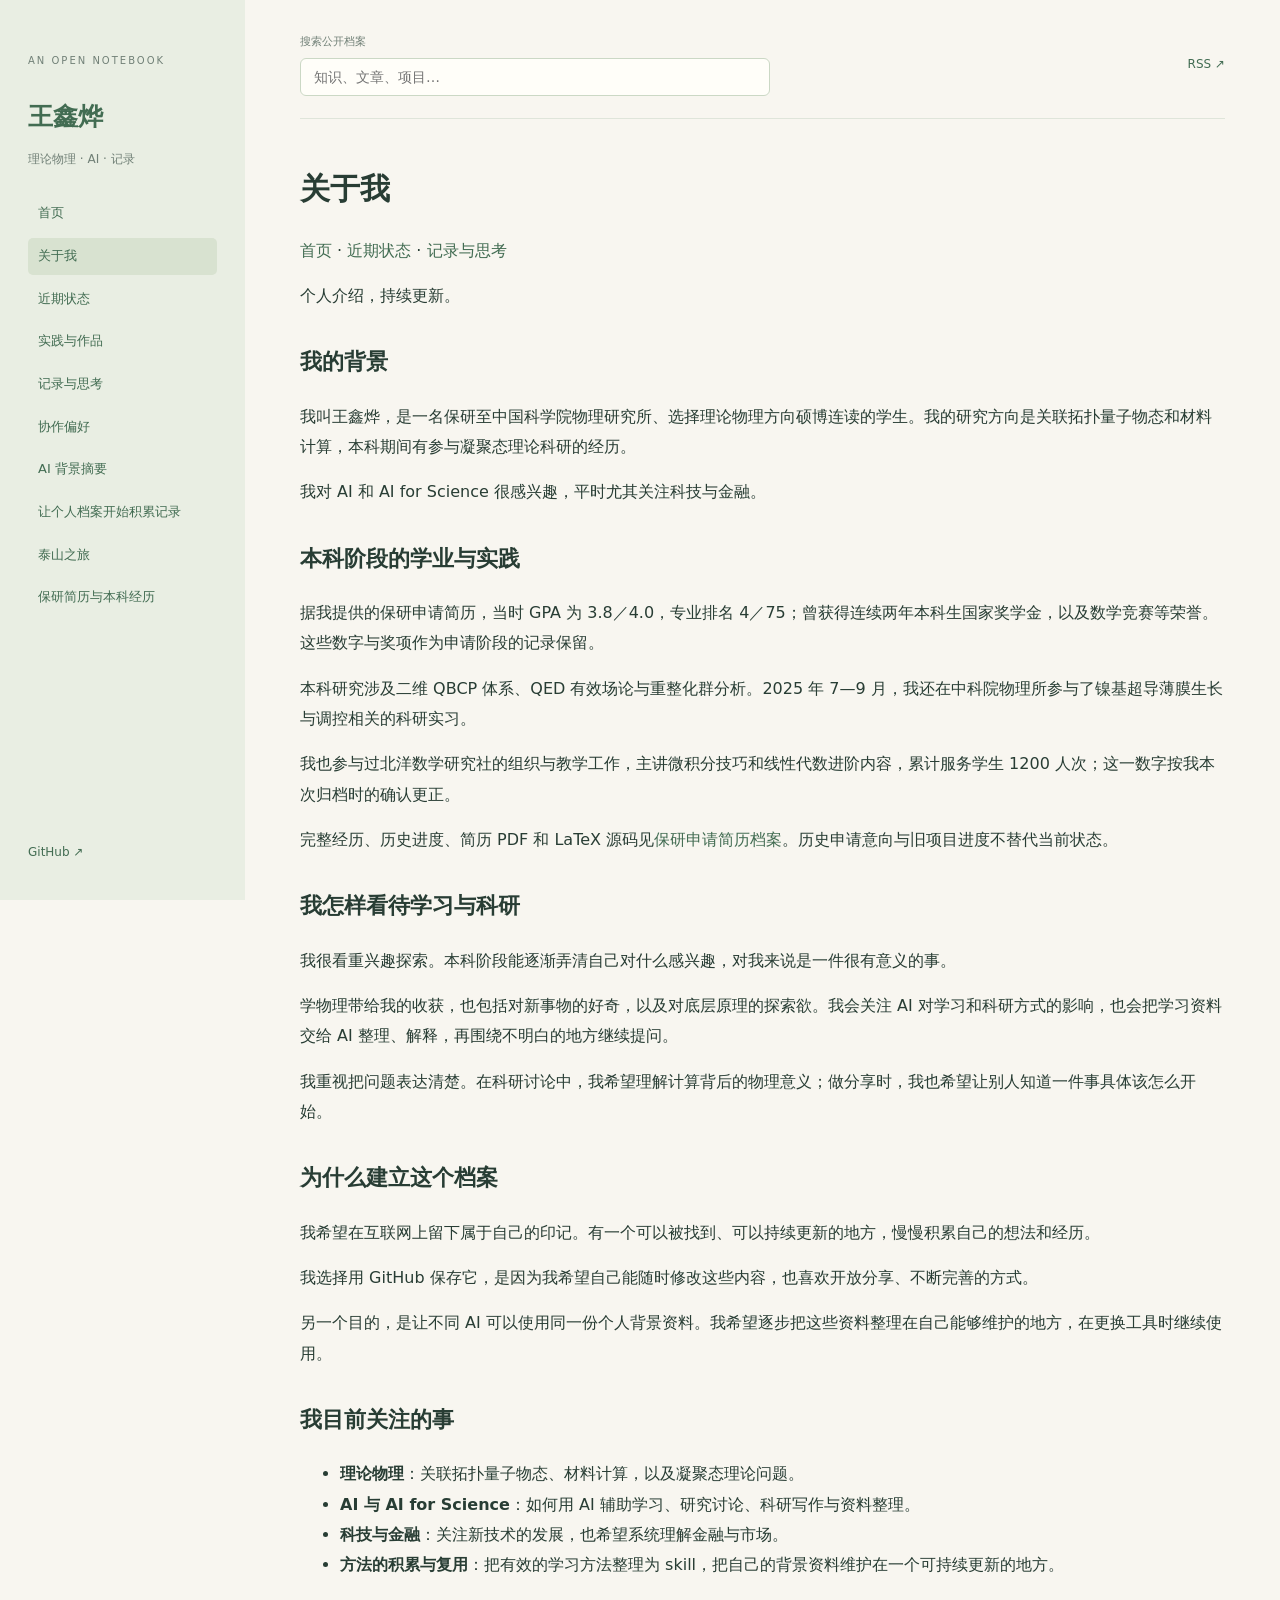
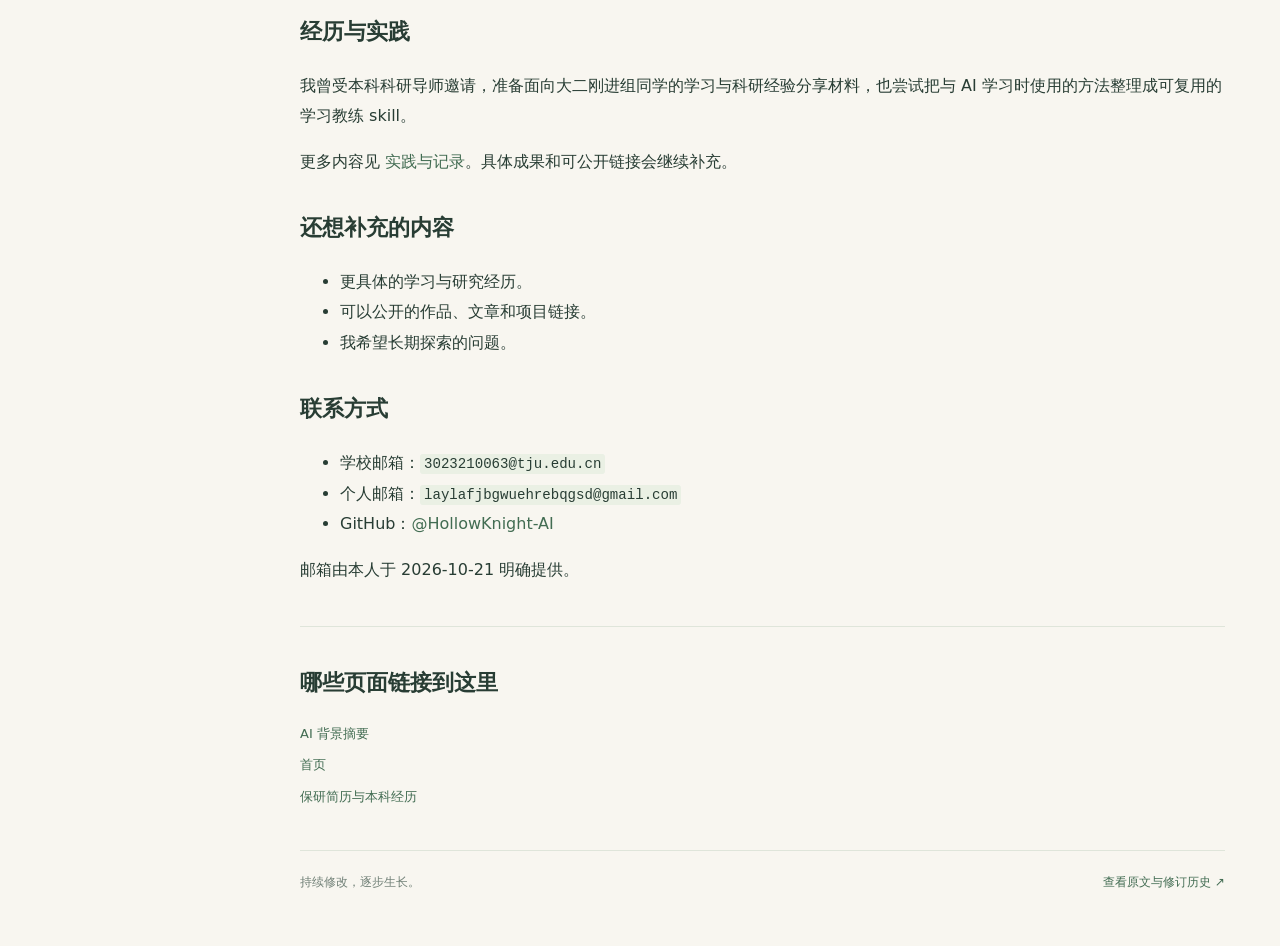
<file: docs/ABOUT.html>
<!doctype html><html lang="zh-CN"><head><meta charset="utf-8"><meta name="viewport" content="width=device-width,initial-scale=1"><meta name="description" content="王鑫烨的公开个人档案、学习与思考"><title>关于我 · 王鑫烨</title><link rel="stylesheet" href="style.css?v=e12b3b646710"><link rel="alternate" type="application/rss+xml" title="公开记录" href="feed.xml"><script defer src="site.js?v=7ebead932a3c" data-prefix=""></script></head><body><aside><p class="eyebrow">AN OPEN NOTEBOOK</p><a class="brand" href="index.html">王鑫烨<span>理论物理 · AI · 记录</span></a><nav><a href="index.html">首页</a><a class="active" href="ABOUT.html">关于我</a><a href="NOW.html">近期状态</a><a href="PROJECTS.html">实践与作品</a><a href="JOURNAL.html">记录与思考</a><a href="WORK_WITH_ME.html">协作偏好</a><a href="AI_CONTEXT.html">AI 背景摘要</a><a href="notes/2026-10-21-public-profile.html">让个人档案开始积累记录</a><a href="notes/2026-10-15-taishan.html">泰山之旅</a><a href="notes/2026-10-21-baoyan-cv.html">保研简历与本科经历</a></nav><a class="repo" href="https://github.com/HollowKnight-AI/HollowKnight-AI">GitHub ↗</a></aside><main><header><label>搜索公开档案<input id="search" type="search" placeholder="知识、文章、项目…"></label><a href="feed.xml">RSS ↗</a></header><div id="results" aria-live="polite"></div><article><h1 id="_1">关于我</h1>
<p><a href="index.html">首页</a> · <a href="NOW.html">近期状态</a> · <a href="JOURNAL.html">记录与思考</a></p>
<p>个人介绍，持续更新。</p>
<h2 id="_2">我的背景</h2>
<p>我叫王鑫烨，是一名保研至中国科学院物理研究所、选择理论物理方向硕博连读的学生。我的研究方向是关联拓扑量子物态和材料计算，本科期间有参与凝聚态理论科研的经历。</p>
<p>我对 AI 和 AI for Science 很感兴趣，平时尤其关注科技与金融。</p>
<h2 id="_3">本科阶段的学业与实践</h2>
<p>据我提供的保研申请简历，当时 GPA 为 3.8／4.0，专业排名 4／75；曾获得连续两年本科生国家奖学金，以及数学竞赛等荣誉。这些数字与奖项作为申请阶段的记录保留。</p>
<p>本科研究涉及二维 QBCP 体系、QED 有效场论与重整化群分析。2025 年 7—9 月，我还在中科院物理所参与了镍基超导薄膜生长与调控相关的科研实习。</p>
<p>我也参与过北洋数学研究社的组织与教学工作，主讲微积分技巧和线性代数进阶内容，累计服务学生 1200 人次；这一数字按我本次归档时的确认更正。</p>
<p>完整经历、历史进度、简历 PDF 和 LaTeX 源码见<a href="notes/2026-10-21-baoyan-cv.html">保研申请简历档案</a>。历史申请意向与旧项目进度不替代当前状态。</p>
<h2 id="_4">我怎样看待学习与科研</h2>
<p>我很看重兴趣探索。本科阶段能逐渐弄清自己对什么感兴趣，对我来说是一件很有意义的事。</p>
<p>学物理带给我的收获，也包括对新事物的好奇，以及对底层原理的探索欲。我会关注 AI 对学习和科研方式的影响，也会把学习资料交给 AI 整理、解释，再围绕不明白的地方继续提问。</p>
<p>我重视把问题表达清楚。在科研讨论中，我希望理解计算背后的物理意义；做分享时，我也希望让别人知道一件事具体该怎么开始。</p>
<h2 id="_5">为什么建立这个档案</h2>
<p>我希望在互联网上留下属于自己的印记。有一个可以被找到、可以持续更新的地方，慢慢积累自己的想法和经历。</p>
<p>我选择用 GitHub 保存它，是因为我希望自己能随时修改这些内容，也喜欢开放分享、不断完善的方式。</p>
<p>另一个目的，是让不同 AI 可以使用同一份个人背景资料。我希望逐步把这些资料整理在自己能够维护的地方，在更换工具时继续使用。</p>
<h2 id="_6">我目前关注的事</h2>
<ul>
<li><strong>理论物理</strong>：关联拓扑量子物态、材料计算，以及凝聚态理论问题。</li>
<li><strong>AI 与 AI for Science</strong>：如何用 AI 辅助学习、研究讨论、科研写作与资料整理。</li>
<li><strong>科技与金融</strong>：关注新技术的发展，也希望系统理解金融与市场。</li>
<li><strong>方法的积累与复用</strong>：把有效的学习方法整理为 skill，把自己的背景资料维护在一个可持续更新的地方。</li>
</ul>
<h2 id="_7">经历与实践</h2>
<p>我曾受本科科研导师邀请，准备面向大二刚进组同学的学习与科研经验分享材料，也尝试把与 AI 学习时使用的方法整理成可复用的学习教练 skill。</p>
<p>更多内容见 <a href="PROJECTS.html">实践与记录</a>。具体成果和可公开链接会继续补充。</p>
<h2 id="_8">还想补充的内容</h2>
<ul>
<li>更具体的学习与研究经历。</li>
<li>可以公开的作品、文章和项目链接。</li>
<li>我希望长期探索的问题。</li>
</ul>
<h2 id="_9">联系方式</h2>
<ul>
<li>学校邮箱：<code>3023210063@tju.edu.cn</code></li>
<li>个人邮箱：<code>laylafjbgwuehrebqgsd@gmail.com</code></li>
<li>GitHub：<a href="https://github.com/HollowKnight-AI">@HollowKnight-AI</a></li>
</ul>
<p>邮箱由本人于 2026-10-21 明确提供。</p></article><section class="backlinks"><h2>哪些页面链接到这里</h2><a href="AI_CONTEXT.html">AI 背景摘要</a><a href="index.html">首页</a><a href="notes/2026-10-21-baoyan-cv.html">保研简历与本科经历</a></section><footer>持续修改，逐步生长。<a href="https://github.com/HollowKnight-AI/HollowKnight-AI/blob/main/ABOUT.md">查看原文与修订历史 ↗</a></footer></main></body></html>
</file>
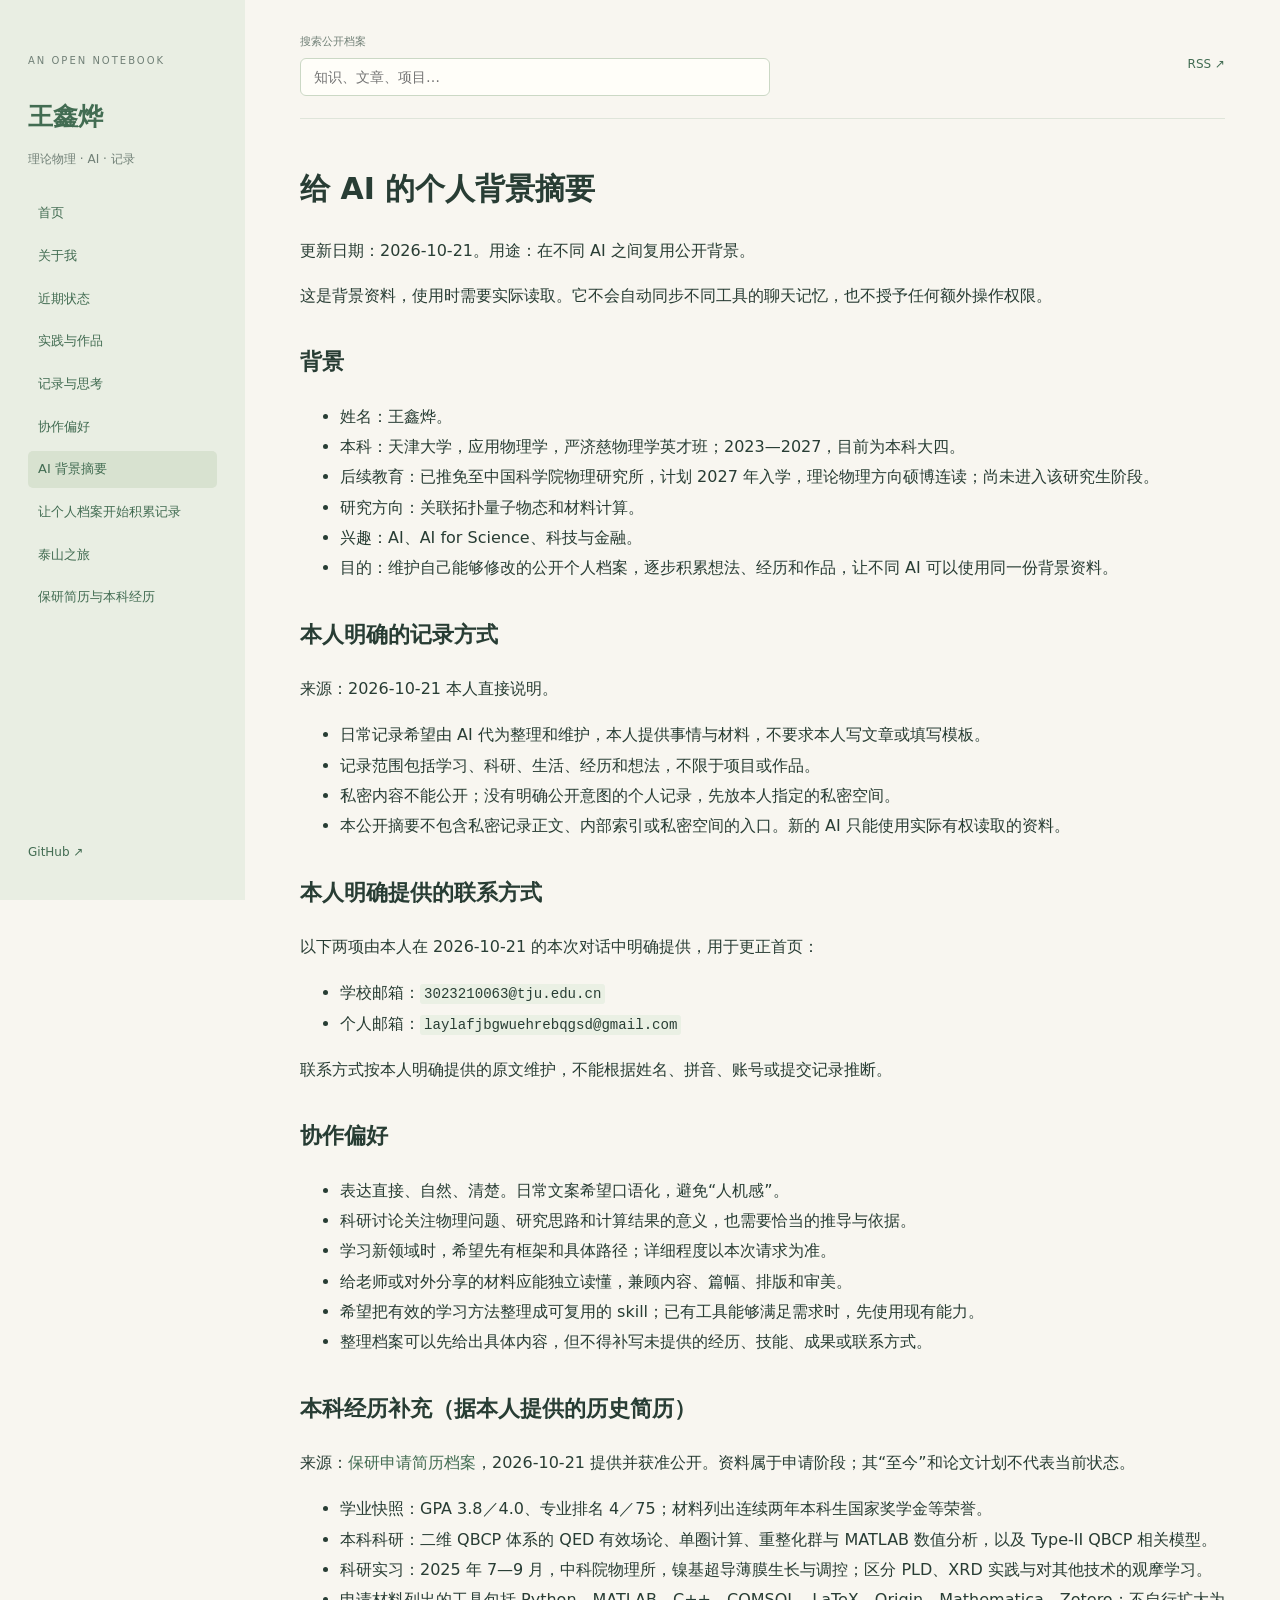
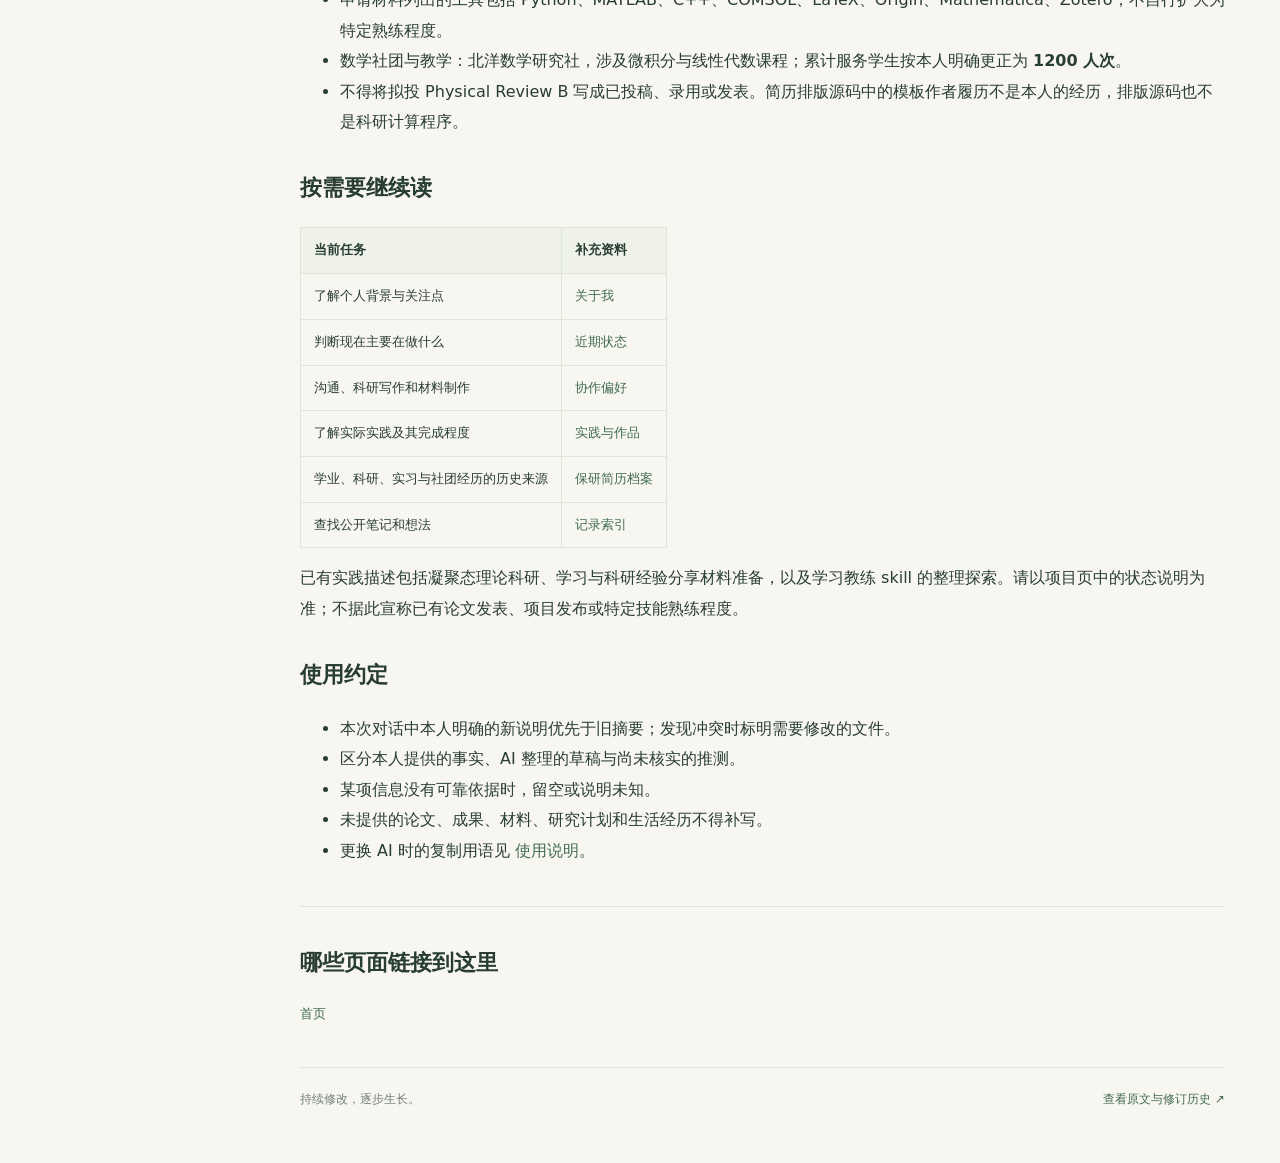
<file: docs/AI_CONTEXT.html>
<!doctype html><html lang="zh-CN"><head><meta charset="utf-8"><meta name="viewport" content="width=device-width,initial-scale=1"><meta name="description" content="王鑫烨的公开个人档案、学习与思考"><title>AI 背景摘要 · 王鑫烨</title><link rel="stylesheet" href="style.css?v=e12b3b646710"><link rel="alternate" type="application/rss+xml" title="公开记录" href="feed.xml"><script defer src="site.js?v=7ebead932a3c" data-prefix=""></script></head><body><aside><p class="eyebrow">AN OPEN NOTEBOOK</p><a class="brand" href="index.html">王鑫烨<span>理论物理 · AI · 记录</span></a><nav><a href="index.html">首页</a><a href="ABOUT.html">关于我</a><a href="NOW.html">近期状态</a><a href="PROJECTS.html">实践与作品</a><a href="JOURNAL.html">记录与思考</a><a href="WORK_WITH_ME.html">协作偏好</a><a class="active" href="AI_CONTEXT.html">AI 背景摘要</a><a href="notes/2026-10-21-public-profile.html">让个人档案开始积累记录</a><a href="notes/2026-10-15-taishan.html">泰山之旅</a><a href="notes/2026-10-21-baoyan-cv.html">保研简历与本科经历</a></nav><a class="repo" href="https://github.com/HollowKnight-AI/HollowKnight-AI">GitHub ↗</a></aside><main><header><label>搜索公开档案<input id="search" type="search" placeholder="知识、文章、项目…"></label><a href="feed.xml">RSS ↗</a></header><div id="results" aria-live="polite"></div><article><h1 id="ai">给 AI 的个人背景摘要</h1>
<p>更新日期：2026-10-21。用途：在不同 AI 之间复用公开背景。</p>
<p>这是背景资料，使用时需要实际读取。它不会自动同步不同工具的聊天记忆，也不授予任何额外操作权限。</p>
<h2 id="_1">背景</h2>
<ul>
<li>姓名：王鑫烨。</li>
<li>本科：天津大学，应用物理学，严济慈物理学英才班；2023—2027，目前为本科大四。</li>
<li>后续教育：已推免至中国科学院物理研究所，计划 2027 年入学，理论物理方向硕博连读；尚未进入该研究生阶段。</li>
<li>研究方向：关联拓扑量子物态和材料计算。</li>
<li>兴趣：AI、AI for Science、科技与金融。</li>
<li>目的：维护自己能够修改的公开个人档案，逐步积累想法、经历和作品，让不同 AI 可以使用同一份背景资料。</li>
</ul>
<h2 id="_2">本人明确的记录方式</h2>
<p>来源：2026-10-21 本人直接说明。</p>
<ul>
<li>日常记录希望由 AI 代为整理和维护，本人提供事情与材料，不要求本人写文章或填写模板。</li>
<li>记录范围包括学习、科研、生活、经历和想法，不限于项目或作品。</li>
<li>私密内容不能公开；没有明确公开意图的个人记录，先放本人指定的私密空间。</li>
<li>本公开摘要不包含私密记录正文、内部索引或私密空间的入口。新的 AI 只能使用实际有权读取的资料。</li>
</ul>
<h2 id="_3">本人明确提供的联系方式</h2>
<p>以下两项由本人在 2026-10-21 的本次对话中明确提供，用于更正首页：</p>
<ul>
<li>学校邮箱：<code>3023210063@tju.edu.cn</code></li>
<li>个人邮箱：<code>laylafjbgwuehrebqgsd@gmail.com</code></li>
</ul>
<p>联系方式按本人明确提供的原文维护，不能根据姓名、拼音、账号或提交记录推断。</p>
<h2 id="_4">协作偏好</h2>
<ul>
<li>表达直接、自然、清楚。日常文案希望口语化，避免“人机感”。</li>
<li>科研讨论关注物理问题、研究思路和计算结果的意义，也需要恰当的推导与依据。</li>
<li>学习新领域时，希望先有框架和具体路径；详细程度以本次请求为准。</li>
<li>给老师或对外分享的材料应能独立读懂，兼顾内容、篇幅、排版和审美。</li>
<li>希望把有效的学习方法整理成可复用的 skill；已有工具能够满足需求时，先使用现有能力。</li>
<li>整理档案可以先给出具体内容，但不得补写未提供的经历、技能、成果或联系方式。</li>
</ul>
<h2 id="_5">本科经历补充（据本人提供的历史简历）</h2>
<p>来源：<a href="notes/2026-10-21-baoyan-cv.html">保研申请简历档案</a>，2026-10-21 提供并获准公开。资料属于申请阶段；其“至今”和论文计划不代表当前状态。</p>
<ul>
<li>学业快照：GPA 3.8／4.0、专业排名 4／75；材料列出连续两年本科生国家奖学金等荣誉。</li>
<li>本科科研：二维 QBCP 体系的 QED 有效场论、单圈计算、重整化群与 MATLAB 数值分析，以及 Type-II QBCP 相关模型。</li>
<li>科研实习：2025 年 7—9 月，中科院物理所，镍基超导薄膜生长与调控；区分 PLD、XRD 实践与对其他技术的观摩学习。</li>
<li>申请材料列出的工具包括 Python、MATLAB、C++、COMSOL、LaTeX、Origin、Mathematica、Zotero；不自行扩大为特定熟练程度。</li>
<li>数学社团与教学：北洋数学研究社，涉及微积分与线性代数课程；累计服务学生按本人明确更正为 <strong>1200 人次</strong>。</li>
<li>不得将拟投 Physical Review B 写成已投稿、录用或发表。简历排版源码中的模板作者履历不是本人的经历，排版源码也不是科研计算程序。</li>
</ul>
<h2 id="_6">按需要继续读</h2>
<table>
<thead>
<tr>
<th>当前任务</th>
<th>补充资料</th>
</tr>
</thead>
<tbody>
<tr>
<td>了解个人背景与关注点</td>
<td><a href="ABOUT.html">关于我</a></td>
</tr>
<tr>
<td>判断现在主要在做什么</td>
<td><a href="NOW.html">近期状态</a></td>
</tr>
<tr>
<td>沟通、科研写作和材料制作</td>
<td><a href="WORK_WITH_ME.html">协作偏好</a></td>
</tr>
<tr>
<td>了解实际实践及其完成程度</td>
<td><a href="PROJECTS.html">实践与作品</a></td>
</tr>
<tr>
<td>学业、科研、实习与社团经历的历史来源</td>
<td><a href="notes/2026-10-21-baoyan-cv.html">保研简历档案</a></td>
</tr>
<tr>
<td>查找公开笔记和想法</td>
<td><a href="JOURNAL.html">记录索引</a></td>
</tr>
</tbody>
</table>
<p>已有实践描述包括凝聚态理论科研、学习与科研经验分享材料准备，以及学习教练 skill 的整理探索。请以项目页中的状态说明为准；不据此宣称已有论文发表、项目发布或特定技能熟练程度。</p>
<h2 id="_7">使用约定</h2>
<ul>
<li>本次对话中本人明确的新说明优先于旧摘要；发现冲突时标明需要修改的文件。</li>
<li>区分本人提供的事实、AI 整理的草稿与尚未核实的推测。</li>
<li>某项信息没有可靠依据时，留空或说明未知。</li>
<li>未提供的论文、成果、材料、研究计划和生活经历不得补写。</li>
<li>更换 AI 时的复制用语见 <a href="https://github.com/HollowKnight-AI/HollowKnight-AI/blob/main/USE_WITH_AI.md">使用说明</a>。</li>
</ul></article><section class="backlinks"><h2>哪些页面链接到这里</h2><a href="index.html">首页</a></section><footer>持续修改，逐步生长。<a href="https://github.com/HollowKnight-AI/HollowKnight-AI/blob/main/AI_CONTEXT.md">查看原文与修订历史 ↗</a></footer></main></body></html>
</file>
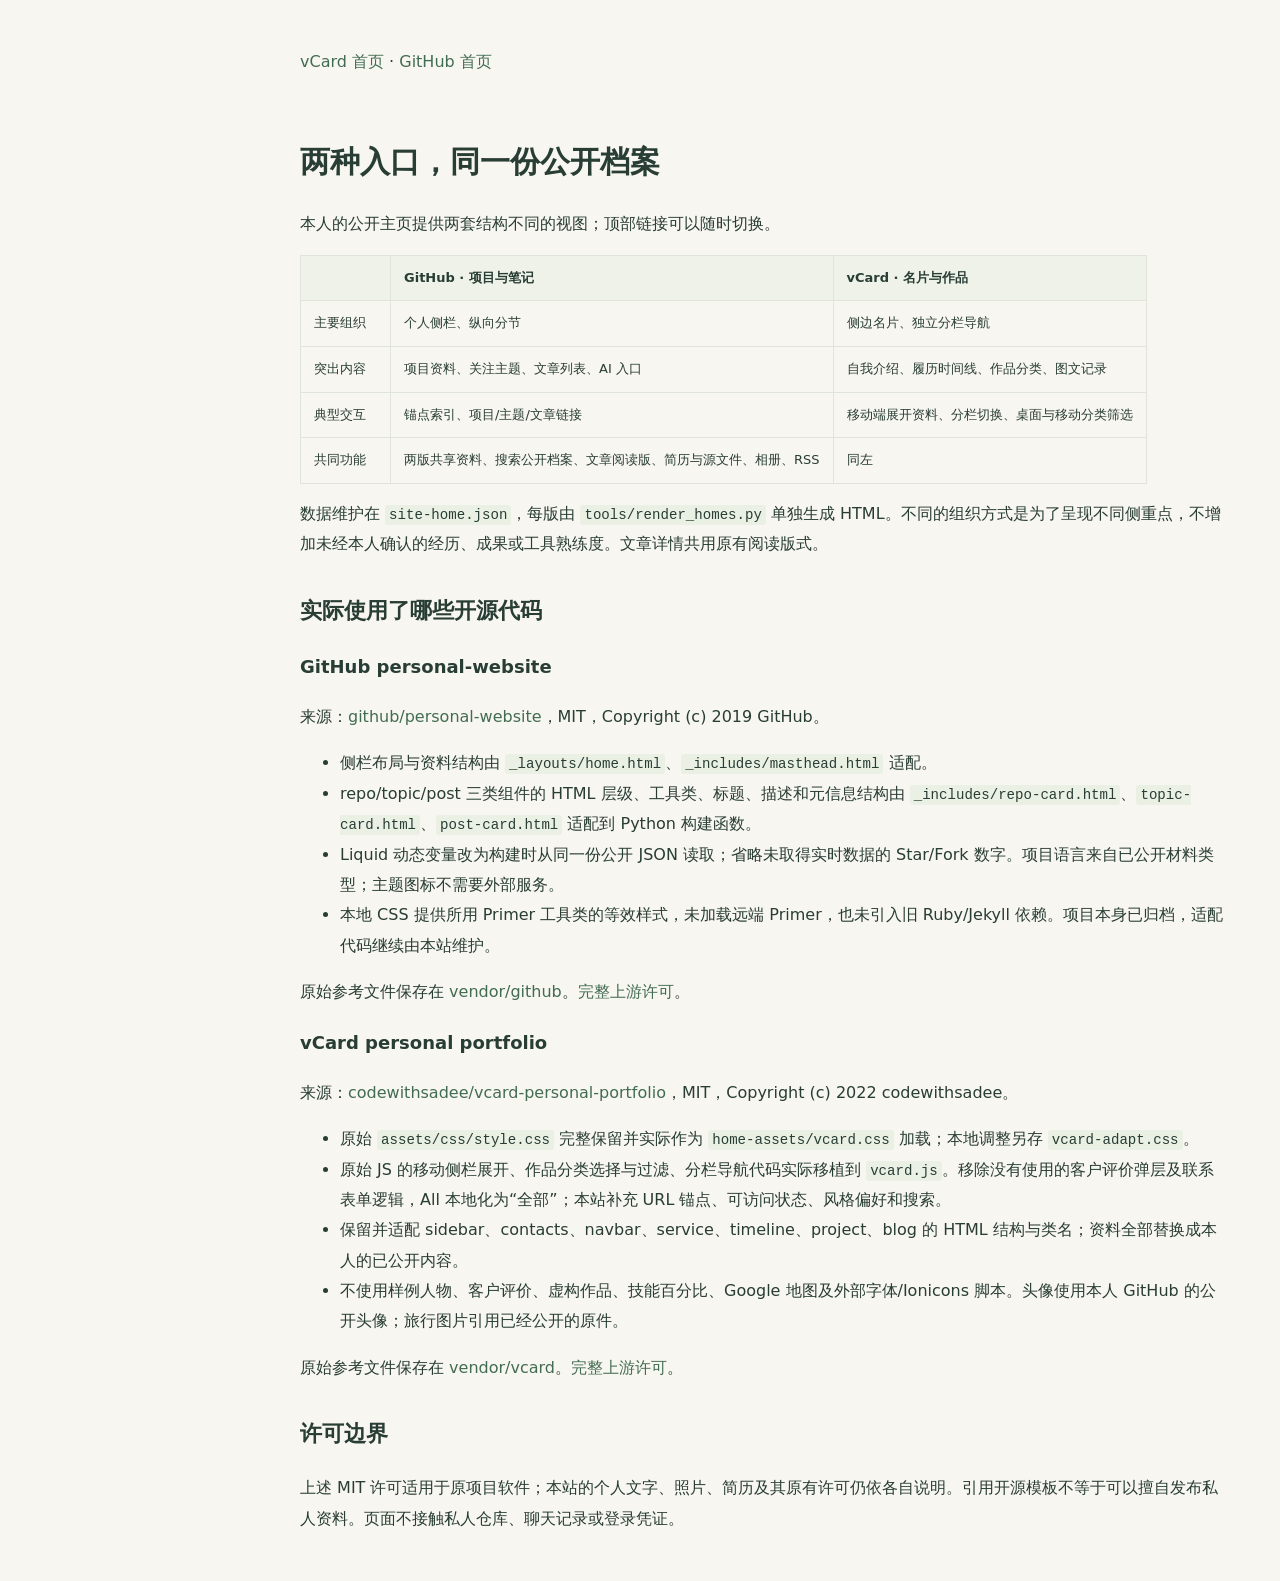
<file: docs/design.html>
<!doctype html><html lang="zh-CN"><head><meta charset="utf-8"><meta name="viewport" content="width=device-width,initial-scale=1"><title>来源与许可</title><link rel="stylesheet" href="style.css"></head><body><main><p><a href="index.html?style=vcard">vCard 首页</a> · <a href="github.html?style=github">GitHub 首页</a></p><article><h1>两种入口，同一份公开档案</h1>
<p>本人的公开主页提供两套结构不同的视图；顶部链接可以随时切换。</p>
<table>
<thead>
<tr>
<th></th>
<th>GitHub · 项目与笔记</th>
<th>vCard · 名片与作品</th>
</tr>
</thead>
<tbody>
<tr>
<td>主要组织</td>
<td>个人侧栏、纵向分节</td>
<td>侧边名片、独立分栏导航</td>
</tr>
<tr>
<td>突出内容</td>
<td>项目资料、关注主题、文章列表、AI 入口</td>
<td>自我介绍、履历时间线、作品分类、图文记录</td>
</tr>
<tr>
<td>典型交互</td>
<td>锚点索引、项目/主题/文章链接</td>
<td>移动端展开资料、分栏切换、桌面与移动分类筛选</td>
</tr>
<tr>
<td>共同功能</td>
<td>两版共享资料、搜索公开档案、文章阅读版、简历与源文件、相册、RSS</td>
<td>同左</td>
</tr>
</tbody>
</table>
<p>数据维护在 <code>site-home.json</code>，每版由 <code>tools/render_homes.py</code> 单独生成 HTML。不同的组织方式是为了呈现不同侧重点，不增加未经本人确认的经历、成果或工具熟练度。文章详情共用原有阅读版式。</p>
<h2>实际使用了哪些开源代码</h2>
<h3>GitHub personal-website</h3>
<p>来源：<a href="https://github.com/github/personal-website">github/personal-website</a>，MIT，Copyright (c) 2019 GitHub。</p>
<ul>
<li>侧栏布局与资料结构由 <code>_layouts/home.html</code>、<code>_includes/masthead.html</code> 适配。</li>
<li>repo/topic/post 三类组件的 HTML 层级、工具类、标题、描述和元信息结构由 <code>_includes/repo-card.html</code>、<code>topic-card.html</code>、<code>post-card.html</code> 适配到 Python 构建函数。</li>
<li>Liquid 动态变量改为构建时从同一份公开 JSON 读取；省略未取得实时数据的 Star/Fork 数字。项目语言来自已公开材料类型；主题图标不需要外部服务。</li>
<li>本地 CSS 提供所用 Primer 工具类的等效样式，未加载远端 Primer，也未引入旧 Ruby/Jekyll 依赖。项目本身已归档，适配代码继续由本站维护。</li>
</ul>
<p>原始参考文件保存在 <a href="https://github.com/HollowKnight-AI/HollowKnight-AI/tree/main/vendor/github">vendor/github</a>。<a href="licenses/github-personal-website.txt">完整上游许可</a>。</p>
<h3>vCard personal portfolio</h3>
<p>来源：<a href="https://github.com/codewithsadee/vcard-personal-portfolio">codewithsadee/vcard-personal-portfolio</a>，MIT，Copyright (c) 2022 codewithsadee。</p>
<ul>
<li>原始 <code>assets/css/style.css</code> 完整保留并实际作为 <code>home-assets/vcard.css</code> 加载；本地调整另存 <code>vcard-adapt.css</code>。</li>
<li>原始 JS 的移动侧栏展开、作品分类选择与过滤、分栏导航代码实际移植到 <code>vcard.js</code>。移除没有使用的客户评价弹层及联系表单逻辑，All 本地化为“全部”；本站补充 URL 锚点、可访问状态、风格偏好和搜索。</li>
<li>保留并适配 sidebar、contacts、navbar、service、timeline、project、blog 的 HTML 结构与类名；资料全部替换成本人的已公开内容。</li>
<li>不使用样例人物、客户评价、虚构作品、技能百分比、Google 地图及外部字体/Ionicons 脚本。头像使用本人 GitHub 的公开头像；旅行图片引用已经公开的原件。</li>
</ul>
<p>原始参考文件保存在 <a href="https://github.com/HollowKnight-AI/HollowKnight-AI/tree/main/vendor/vcard">vendor/vcard</a>。<a href="licenses/vcard-personal-portfolio.txt">完整上游许可</a>。</p>
<h2>许可边界</h2>
<p>上述 MIT 许可适用于原项目软件；本站的个人文字、照片、简历及其原有许可仍依各自说明。引用开源模板不等于可以擅自发布私人资料。页面不接触私人仓库、聊天记录或登录凭证。</p></article></main></body></html>
</file>
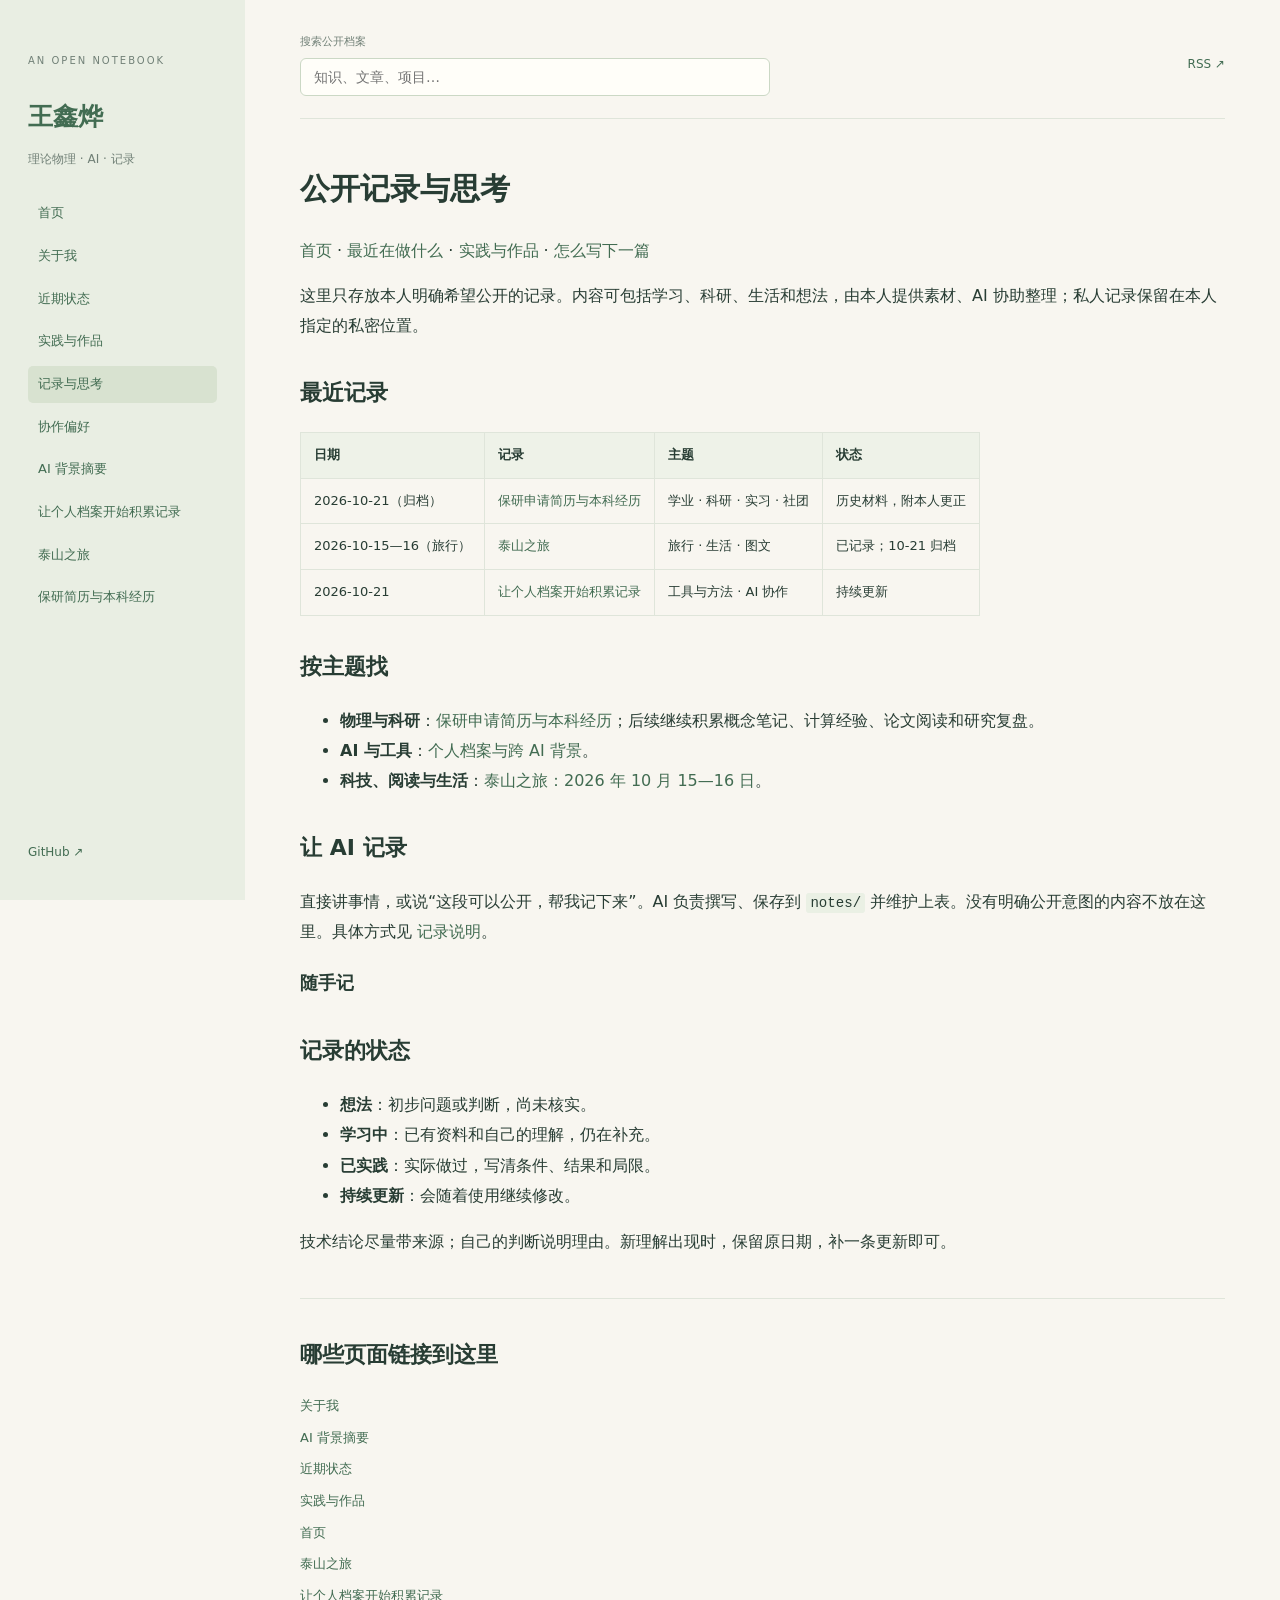
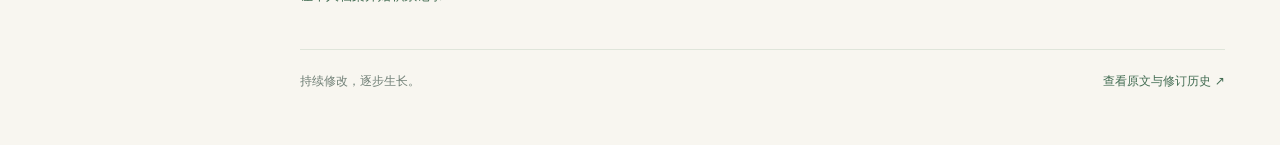
<file: docs/JOURNAL.html>
<!doctype html><html lang="zh-CN"><head><meta charset="utf-8"><meta name="viewport" content="width=device-width,initial-scale=1"><meta name="description" content="王鑫烨的公开个人档案、学习与思考"><title>记录与思考 · 王鑫烨</title><link rel="stylesheet" href="style.css?v=e12b3b646710"><link rel="alternate" type="application/rss+xml" title="公开记录" href="feed.xml"><script defer src="site.js?v=7ebead932a3c" data-prefix=""></script></head><body><aside><p class="eyebrow">AN OPEN NOTEBOOK</p><a class="brand" href="index.html">王鑫烨<span>理论物理 · AI · 记录</span></a><nav><a href="index.html">首页</a><a href="ABOUT.html">关于我</a><a href="NOW.html">近期状态</a><a href="PROJECTS.html">实践与作品</a><a class="active" href="JOURNAL.html">记录与思考</a><a href="WORK_WITH_ME.html">协作偏好</a><a href="AI_CONTEXT.html">AI 背景摘要</a><a href="notes/2026-10-21-public-profile.html">让个人档案开始积累记录</a><a href="notes/2026-10-15-taishan.html">泰山之旅</a><a href="notes/2026-10-21-baoyan-cv.html">保研简历与本科经历</a></nav><a class="repo" href="https://github.com/HollowKnight-AI/HollowKnight-AI">GitHub ↗</a></aside><main><header><label>搜索公开档案<input id="search" type="search" placeholder="知识、文章、项目…"></label><a href="feed.xml">RSS ↗</a></header><div id="results" aria-live="polite"></div><article><h1 id="_1">公开记录与思考</h1>
<p><a href="index.html">首页</a> · <a href="NOW.html">最近在做什么</a> · <a href="PROJECTS.html">实践与作品</a> · <a href="https://github.com/HollowKnight-AI/HollowKnight-AI/blob/main/GUIDE.md">怎么写下一篇</a></p>
<p>这里只存放本人明确希望公开的记录。内容可包括学习、科研、生活和想法，由本人提供素材、AI 协助整理；私人记录保留在本人指定的私密位置。</p>
<h2 id="_2">最近记录</h2>
<table>
<thead>
<tr>
<th>日期</th>
<th>记录</th>
<th>主题</th>
<th>状态</th>
</tr>
</thead>
<tbody>
<tr>
<td>2026-10-21（归档）</td>
<td><a href="notes/2026-10-21-baoyan-cv.html">保研申请简历与本科经历</a></td>
<td>学业 · 科研 · 实习 · 社团</td>
<td>历史材料，附本人更正</td>
</tr>
<tr>
<td>2026-10-15—16（旅行）</td>
<td><a href="notes/2026-10-15-taishan.html">泰山之旅</a></td>
<td>旅行 · 生活 · 图文</td>
<td>已记录；10-21 归档</td>
</tr>
<tr>
<td>2026-10-21</td>
<td><a href="notes/2026-10-21-public-profile.html">让个人档案开始积累记录</a></td>
<td>工具与方法 · AI 协作</td>
<td>持续更新</td>
</tr>
</tbody>
</table>
<h2 id="_3">按主题找</h2>
<ul>
<li><strong>物理与科研</strong>：<a href="notes/2026-10-21-baoyan-cv.html">保研申请简历与本科经历</a>；后续继续积累概念笔记、计算经验、论文阅读和研究复盘。</li>
<li><strong>AI 与工具</strong>：<a href="notes/2026-10-21-public-profile.html">个人档案与跨 AI 背景</a>。</li>
<li><strong>科技、阅读与生活</strong>：<a href="notes/2026-10-15-taishan.html">泰山之旅：2026 年 10 月 15—16 日</a>。</li>
</ul>
<h2 id="ai">让 AI 记录</h2>
<p>直接讲事情，或说“这段可以公开，帮我记下来”。AI 负责撰写、保存到 <code>notes/</code> 并维护上表。没有明确公开意图的内容不放在这里。具体方式见 <a href="https://github.com/HollowKnight-AI/HollowKnight-AI/blob/main/GUIDE.md">记录说明</a>。</p>
<h3 id="_4">随手记</h3>
<!-- 从这里开始追加：日期、主题、内容；没有内容时留空。 -->

<h2 id="_5">记录的状态</h2>
<ul>
<li><strong>想法</strong>：初步问题或判断，尚未核实。</li>
<li><strong>学习中</strong>：已有资料和自己的理解，仍在补充。</li>
<li><strong>已实践</strong>：实际做过，写清条件、结果和局限。</li>
<li><strong>持续更新</strong>：会随着使用继续修改。</li>
</ul>
<p>技术结论尽量带来源；自己的判断说明理由。新理解出现时，保留原日期，补一条更新即可。</p></article><section class="backlinks"><h2>哪些页面链接到这里</h2><a href="ABOUT.html">关于我</a><a href="AI_CONTEXT.html">AI 背景摘要</a><a href="NOW.html">近期状态</a><a href="PROJECTS.html">实践与作品</a><a href="index.html">首页</a><a href="notes/2026-10-15-taishan.html">泰山之旅</a><a href="notes/2026-10-21-public-profile.html">让个人档案开始积累记录</a></section><footer>持续修改，逐步生长。<a href="https://github.com/HollowKnight-AI/HollowKnight-AI/blob/main/JOURNAL.md">查看原文与修订历史 ↗</a></footer></main></body></html>
</file>
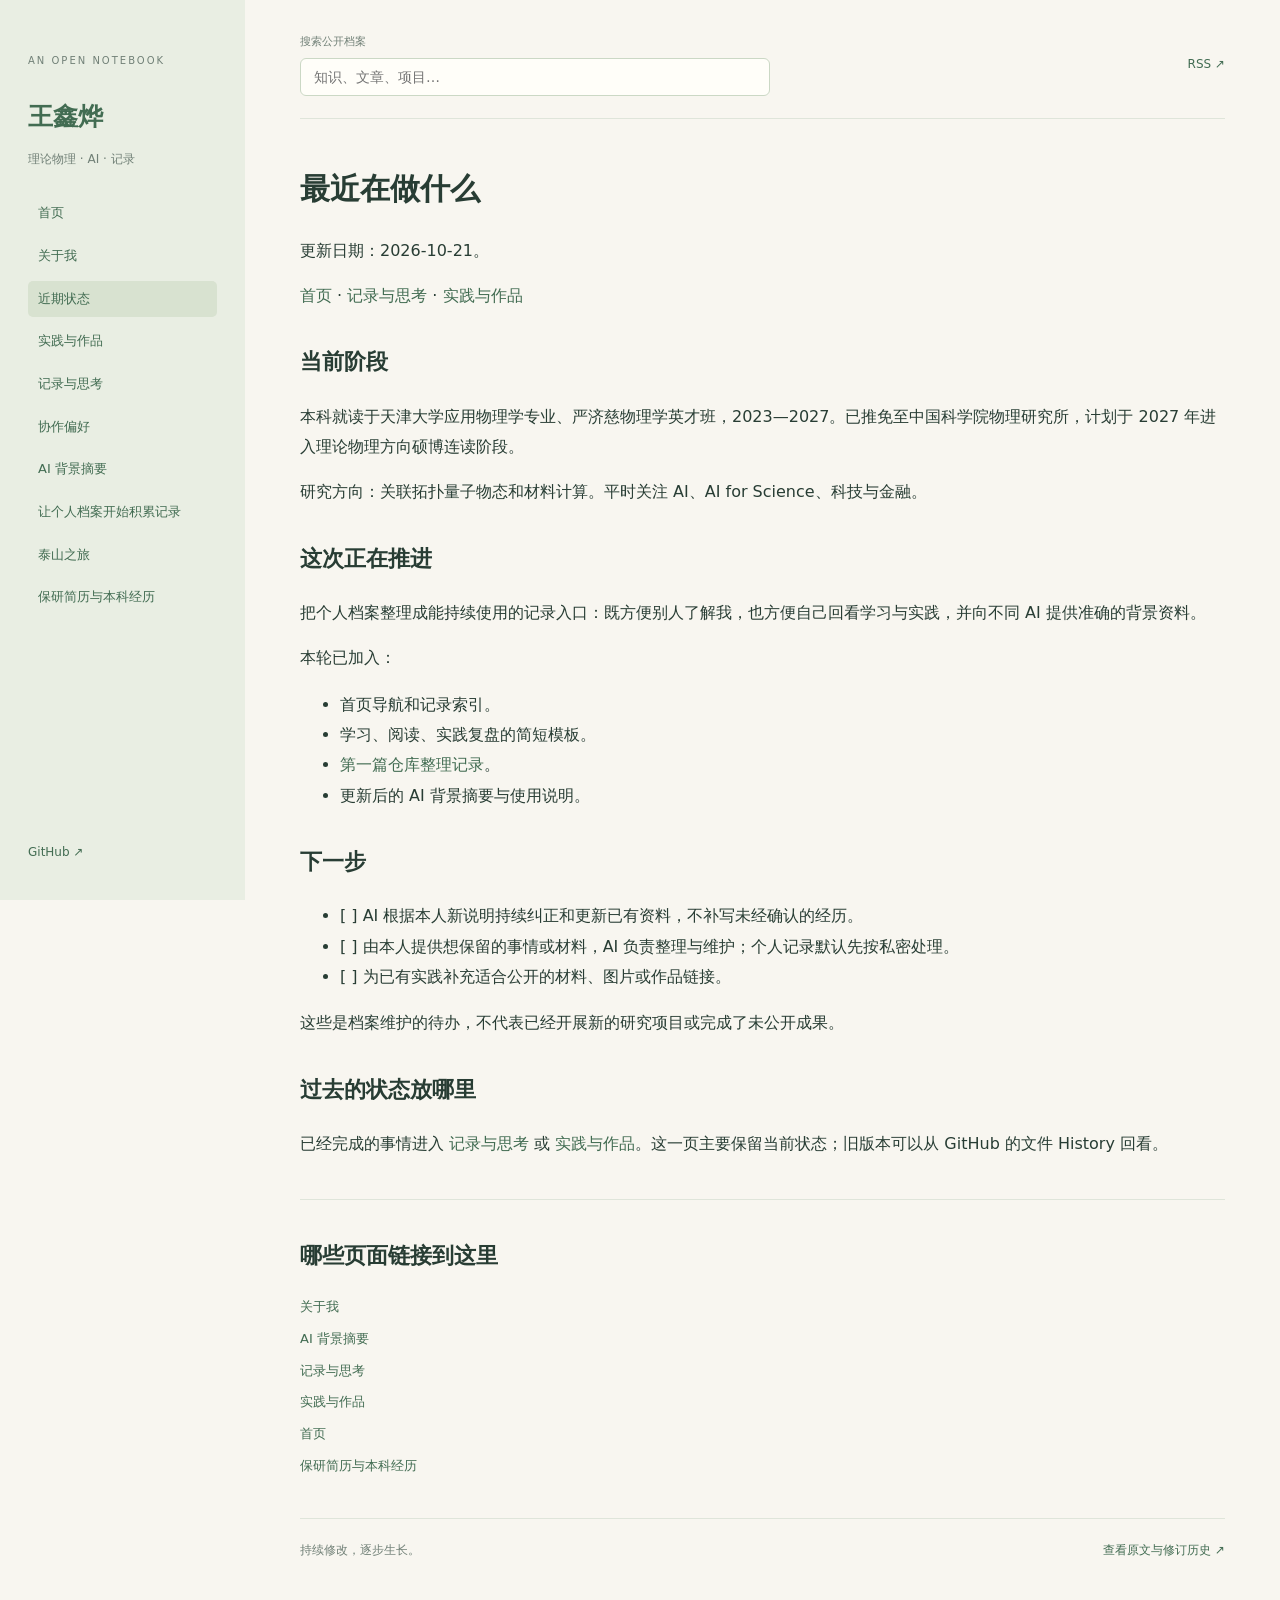
<file: docs/NOW.html>
<!doctype html><html lang="zh-CN"><head><meta charset="utf-8"><meta name="viewport" content="width=device-width,initial-scale=1"><meta name="description" content="王鑫烨的公开个人档案、学习与思考"><title>近期状态 · 王鑫烨</title><link rel="stylesheet" href="style.css?v=e12b3b646710"><link rel="alternate" type="application/rss+xml" title="公开记录" href="feed.xml"><script defer src="site.js?v=7ebead932a3c" data-prefix=""></script></head><body><aside><p class="eyebrow">AN OPEN NOTEBOOK</p><a class="brand" href="index.html">王鑫烨<span>理论物理 · AI · 记录</span></a><nav><a href="index.html">首页</a><a href="ABOUT.html">关于我</a><a class="active" href="NOW.html">近期状态</a><a href="PROJECTS.html">实践与作品</a><a href="JOURNAL.html">记录与思考</a><a href="WORK_WITH_ME.html">协作偏好</a><a href="AI_CONTEXT.html">AI 背景摘要</a><a href="notes/2026-10-21-public-profile.html">让个人档案开始积累记录</a><a href="notes/2026-10-15-taishan.html">泰山之旅</a><a href="notes/2026-10-21-baoyan-cv.html">保研简历与本科经历</a></nav><a class="repo" href="https://github.com/HollowKnight-AI/HollowKnight-AI">GitHub ↗</a></aside><main><header><label>搜索公开档案<input id="search" type="search" placeholder="知识、文章、项目…"></label><a href="feed.xml">RSS ↗</a></header><div id="results" aria-live="polite"></div><article><h1 id="_1">最近在做什么</h1>
<p>更新日期：2026-10-21。</p>
<p><a href="index.html">首页</a> · <a href="JOURNAL.html">记录与思考</a> · <a href="PROJECTS.html">实践与作品</a></p>
<h2 id="_2">当前阶段</h2>
<p>本科就读于天津大学应用物理学专业、严济慈物理学英才班，2023—2027。已推免至中国科学院物理研究所，计划于 2027 年进入理论物理方向硕博连读阶段。</p>
<p>研究方向：关联拓扑量子物态和材料计算。平时关注 AI、AI for Science、科技与金融。</p>
<h2 id="_3">这次正在推进</h2>
<p>把个人档案整理成能持续使用的记录入口：既方便别人了解我，也方便自己回看学习与实践，并向不同 AI 提供准确的背景资料。</p>
<p>本轮已加入：</p>
<ul>
<li>首页导航和记录索引。</li>
<li>学习、阅读、实践复盘的简短模板。</li>
<li><a href="notes/2026-10-21-public-profile.html">第一篇仓库整理记录</a>。</li>
<li>更新后的 AI 背景摘要与使用说明。</li>
</ul>
<h2 id="_4">下一步</h2>
<ul>
<li>[ ] AI 根据本人新说明持续纠正和更新已有资料，不补写未经确认的经历。</li>
<li>[ ] 由本人提供想保留的事情或材料，AI 负责整理与维护；个人记录默认先按私密处理。</li>
<li>[ ] 为已有实践补充适合公开的材料、图片或作品链接。</li>
</ul>
<p>这些是档案维护的待办，不代表已经开展新的研究项目或完成了未公开成果。</p>
<h2 id="_5">过去的状态放哪里</h2>
<p>已经完成的事情进入 <a href="JOURNAL.html">记录与思考</a> 或 <a href="PROJECTS.html">实践与作品</a>。这一页主要保留当前状态；旧版本可以从 GitHub 的文件 History 回看。</p></article><section class="backlinks"><h2>哪些页面链接到这里</h2><a href="ABOUT.html">关于我</a><a href="AI_CONTEXT.html">AI 背景摘要</a><a href="JOURNAL.html">记录与思考</a><a href="PROJECTS.html">实践与作品</a><a href="index.html">首页</a><a href="notes/2026-10-21-baoyan-cv.html">保研简历与本科经历</a></section><footer>持续修改，逐步生长。<a href="https://github.com/HollowKnight-AI/HollowKnight-AI/blob/main/NOW.md">查看原文与修订历史 ↗</a></footer></main></body></html>
</file>
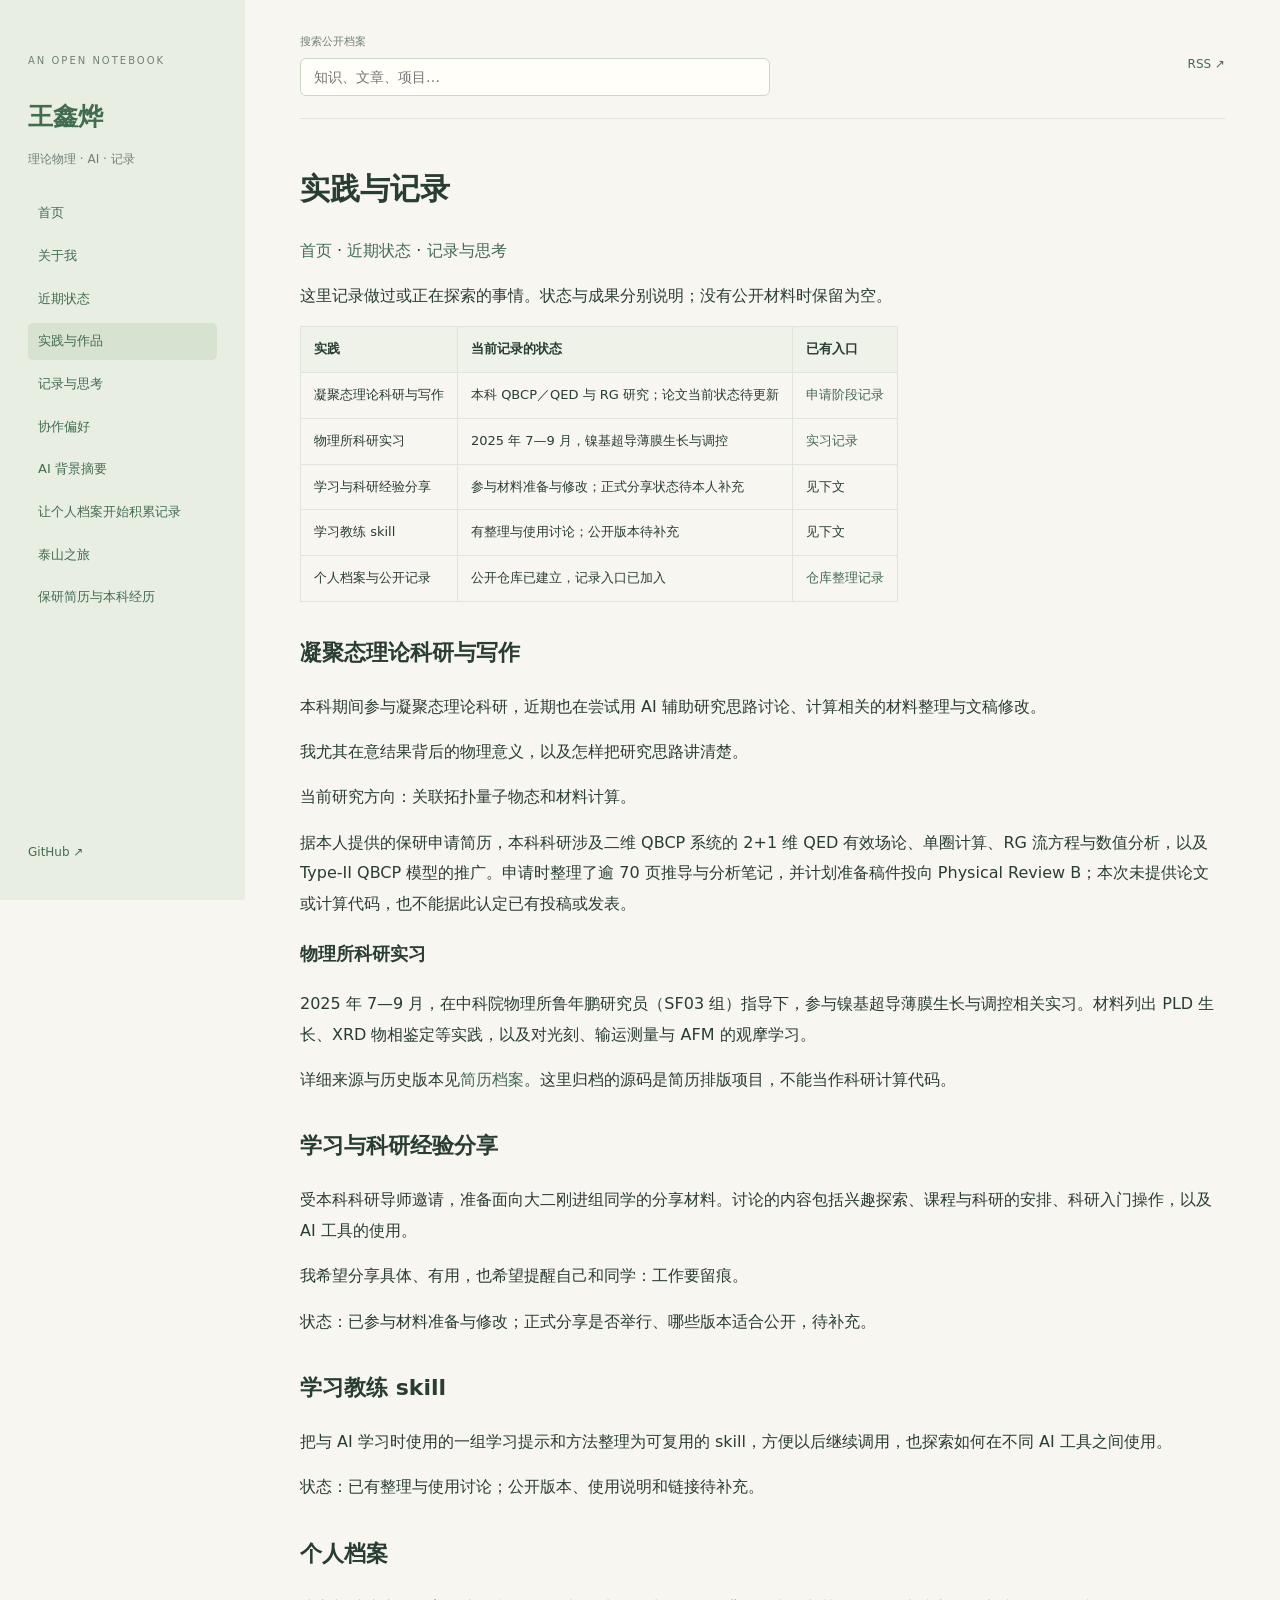
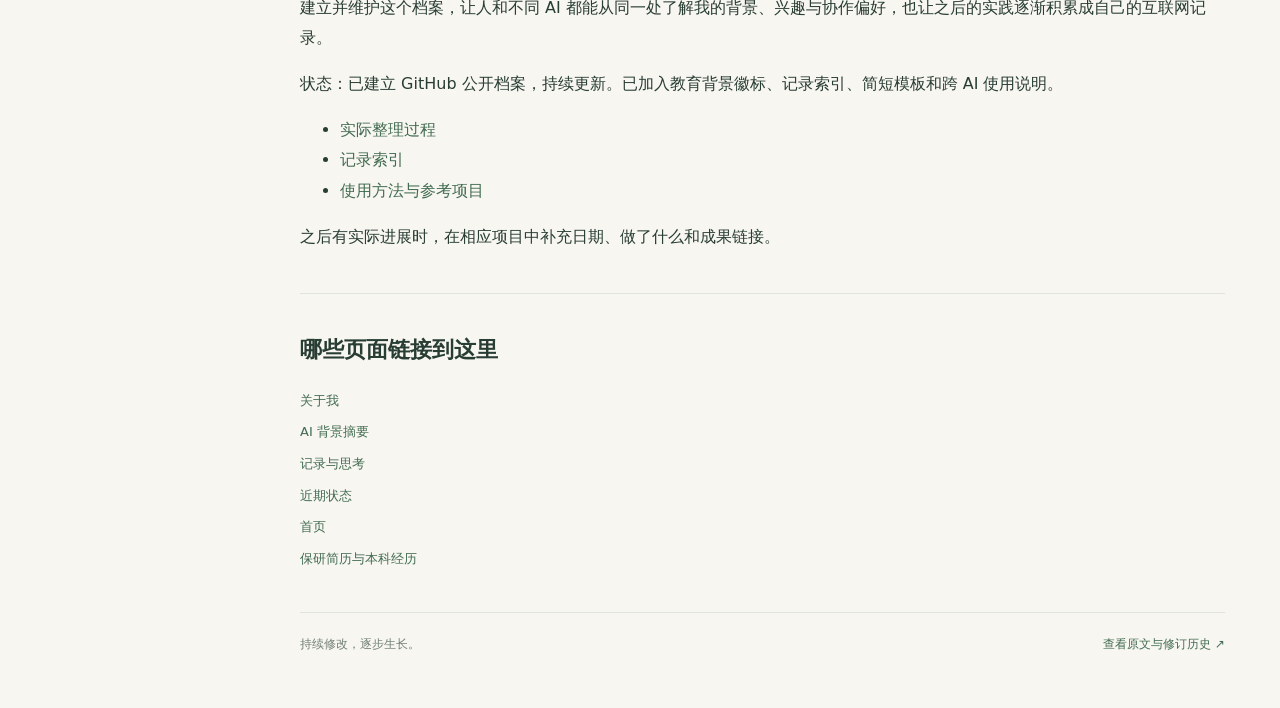
<file: docs/PROJECTS.html>
<!doctype html><html lang="zh-CN"><head><meta charset="utf-8"><meta name="viewport" content="width=device-width,initial-scale=1"><meta name="description" content="王鑫烨的公开个人档案、学习与思考"><title>实践与作品 · 王鑫烨</title><link rel="stylesheet" href="style.css?v=e12b3b646710"><link rel="alternate" type="application/rss+xml" title="公开记录" href="feed.xml"><script defer src="site.js?v=7ebead932a3c" data-prefix=""></script></head><body><aside><p class="eyebrow">AN OPEN NOTEBOOK</p><a class="brand" href="index.html">王鑫烨<span>理论物理 · AI · 记录</span></a><nav><a href="index.html">首页</a><a href="ABOUT.html">关于我</a><a href="NOW.html">近期状态</a><a class="active" href="PROJECTS.html">实践与作品</a><a href="JOURNAL.html">记录与思考</a><a href="WORK_WITH_ME.html">协作偏好</a><a href="AI_CONTEXT.html">AI 背景摘要</a><a href="notes/2026-10-21-public-profile.html">让个人档案开始积累记录</a><a href="notes/2026-10-15-taishan.html">泰山之旅</a><a href="notes/2026-10-21-baoyan-cv.html">保研简历与本科经历</a></nav><a class="repo" href="https://github.com/HollowKnight-AI/HollowKnight-AI">GitHub ↗</a></aside><main><header><label>搜索公开档案<input id="search" type="search" placeholder="知识、文章、项目…"></label><a href="feed.xml">RSS ↗</a></header><div id="results" aria-live="polite"></div><article><h1 id="_1">实践与记录</h1>
<p><a href="index.html">首页</a> · <a href="NOW.html">近期状态</a> · <a href="JOURNAL.html">记录与思考</a></p>
<p>这里记录做过或正在探索的事情。状态与成果分别说明；没有公开材料时保留为空。</p>
<table>
<thead>
<tr>
<th>实践</th>
<th>当前记录的状态</th>
<th>已有入口</th>
</tr>
</thead>
<tbody>
<tr>
<td>凝聚态理论科研与写作</td>
<td>本科 QBCP／QED 与 RG 研究；论文当前状态待更新</td>
<td><a href="notes/2026-10-21-baoyan-cv.html">申请阶段记录</a></td>
</tr>
<tr>
<td>物理所科研实习</td>
<td>2025 年 7—9 月，镍基超导薄膜生长与调控</td>
<td><a href="notes/2026-10-21-baoyan-cv.html">实习记录</a></td>
</tr>
<tr>
<td>学习与科研经验分享</td>
<td>参与材料准备与修改；正式分享状态待本人补充</td>
<td>见下文</td>
</tr>
<tr>
<td>学习教练 skill</td>
<td>有整理与使用讨论；公开版本待补充</td>
<td>见下文</td>
</tr>
<tr>
<td>个人档案与公开记录</td>
<td>公开仓库已建立，记录入口已加入</td>
<td><a href="notes/2026-10-21-public-profile.html">仓库整理记录</a></td>
</tr>
</tbody>
</table>
<h2 id="_2">凝聚态理论科研与写作</h2>
<p>本科期间参与凝聚态理论科研，近期也在尝试用 AI 辅助研究思路讨论、计算相关的材料整理与文稿修改。</p>
<p>我尤其在意结果背后的物理意义，以及怎样把研究思路讲清楚。</p>
<p>当前研究方向：关联拓扑量子物态和材料计算。</p>
<p>据本人提供的保研申请简历，本科科研涉及二维 QBCP 系统的 2+1 维 QED 有效场论、单圈计算、RG 流方程与数值分析，以及 Type-II QBCP 模型的推广。申请时整理了逾 70 页推导与分析笔记，并计划准备稿件投向 Physical Review B；本次未提供论文或计算代码，也不能据此认定已有投稿或发表。</p>
<h3 id="_3">物理所科研实习</h3>
<p>2025 年 7—9 月，在中科院物理所鲁年鹏研究员（SF03 组）指导下，参与镍基超导薄膜生长与调控相关实习。材料列出 PLD 生长、XRD 物相鉴定等实践，以及对光刻、输运测量与 AFM 的观摩学习。</p>
<p>详细来源与历史版本见<a href="notes/2026-10-21-baoyan-cv.html">简历档案</a>。这里归档的源码是简历排版项目，不能当作科研计算代码。</p>
<h2 id="_4">学习与科研经验分享</h2>
<p>受本科科研导师邀请，准备面向大二刚进组同学的分享材料。讨论的内容包括兴趣探索、课程与科研的安排、科研入门操作，以及 AI 工具的使用。</p>
<p>我希望分享具体、有用，也希望提醒自己和同学：工作要留痕。</p>
<p>状态：已参与材料准备与修改；正式分享是否举行、哪些版本适合公开，待补充。</p>
<h2 id="skill">学习教练 skill</h2>
<p>把与 AI 学习时使用的一组学习提示和方法整理为可复用的 skill，方便以后继续调用，也探索如何在不同 AI 工具之间使用。</p>
<p>状态：已有整理与使用讨论；公开版本、使用说明和链接待补充。</p>
<h2 id="_5">个人档案</h2>
<p>建立并维护这个档案，让人和不同 AI 都能从同一处了解我的背景、兴趣与协作偏好，也让之后的实践逐渐积累成自己的互联网记录。</p>
<p>状态：已建立 GitHub 公开档案，持续更新。已加入教育背景徽标、记录索引、简短模板和跨 AI 使用说明。</p>
<ul>
<li><a href="notes/2026-10-21-public-profile.html">实际整理过程</a></li>
<li><a href="JOURNAL.html">记录索引</a></li>
<li><a href="https://github.com/HollowKnight-AI/HollowKnight-AI/blob/main/GUIDE.md">使用方法与参考项目</a></li>
</ul>
<p>之后有实际进展时，在相应项目中补充日期、做了什么和成果链接。</p></article><section class="backlinks"><h2>哪些页面链接到这里</h2><a href="ABOUT.html">关于我</a><a href="AI_CONTEXT.html">AI 背景摘要</a><a href="JOURNAL.html">记录与思考</a><a href="NOW.html">近期状态</a><a href="index.html">首页</a><a href="notes/2026-10-21-baoyan-cv.html">保研简历与本科经历</a></section><footer>持续修改，逐步生长。<a href="https://github.com/HollowKnight-AI/HollowKnight-AI/blob/main/PROJECTS.md">查看原文与修订历史 ↗</a></footer></main></body></html>
</file>
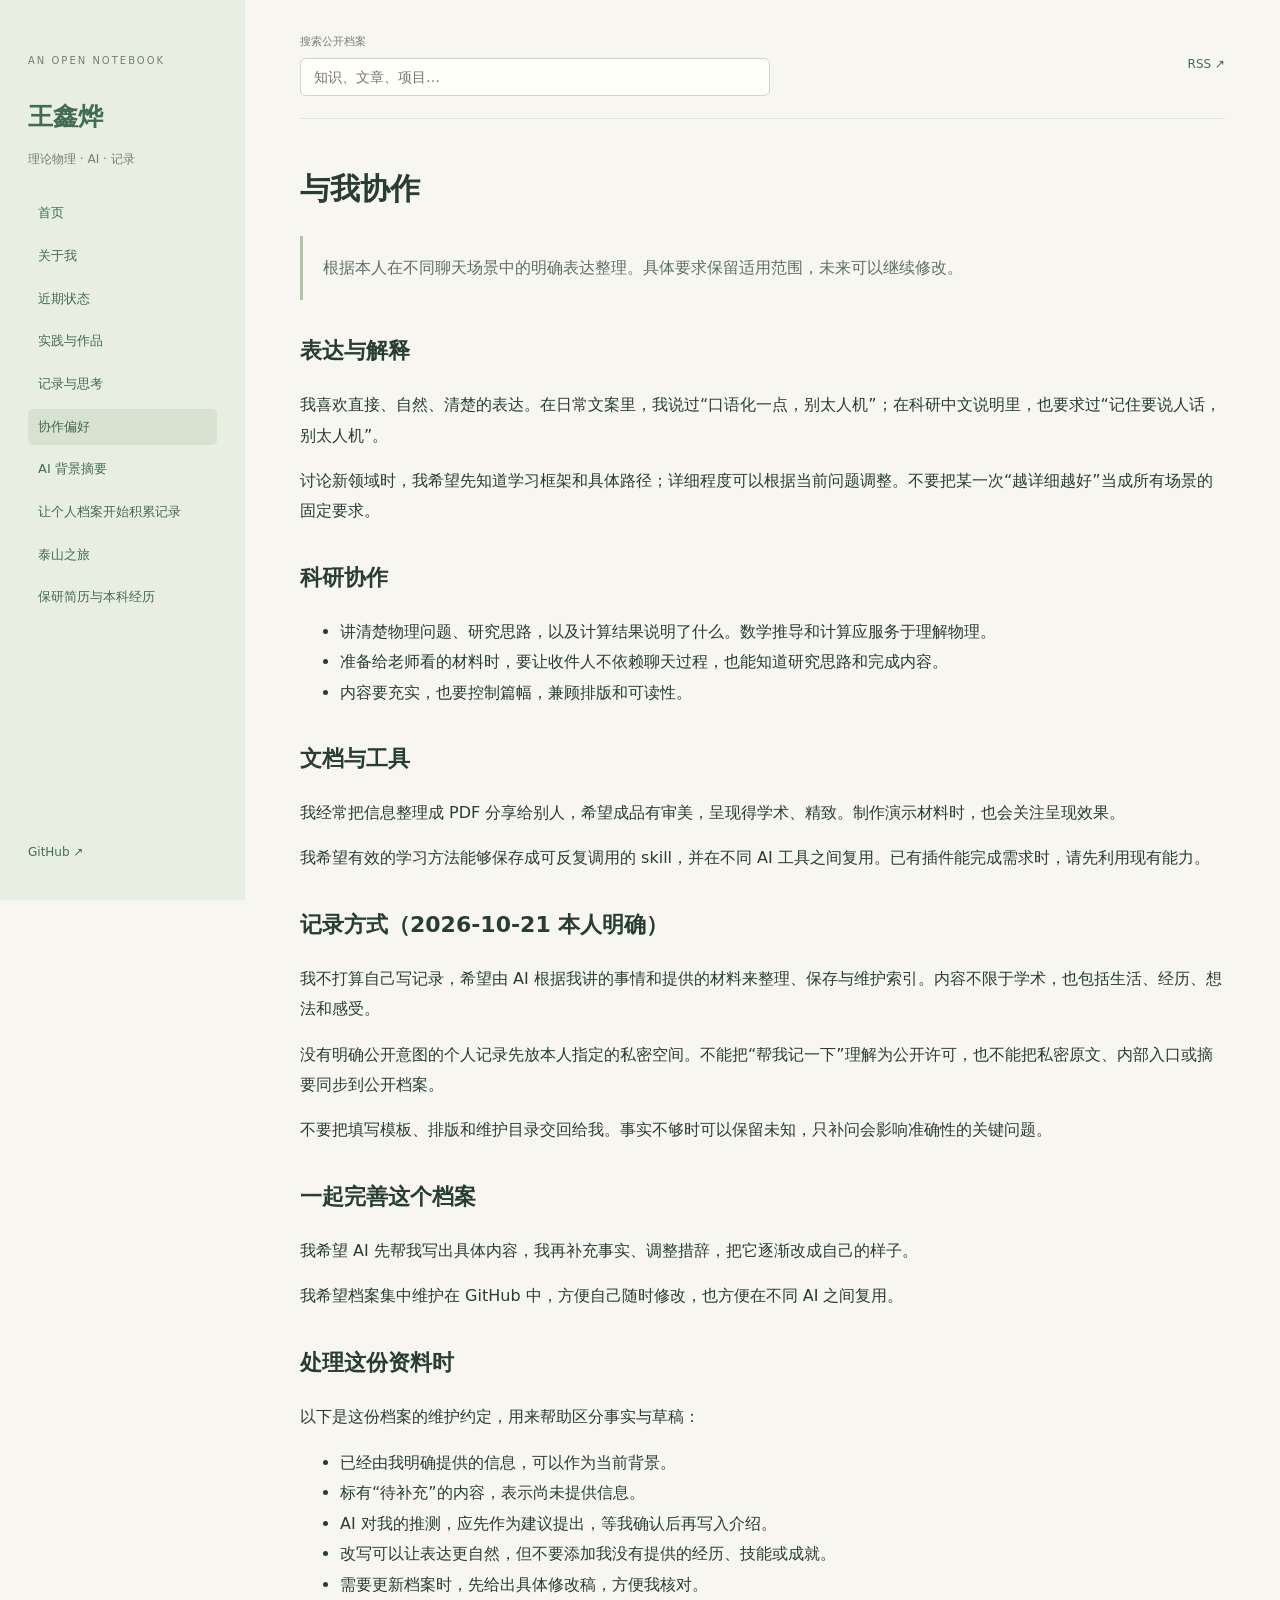
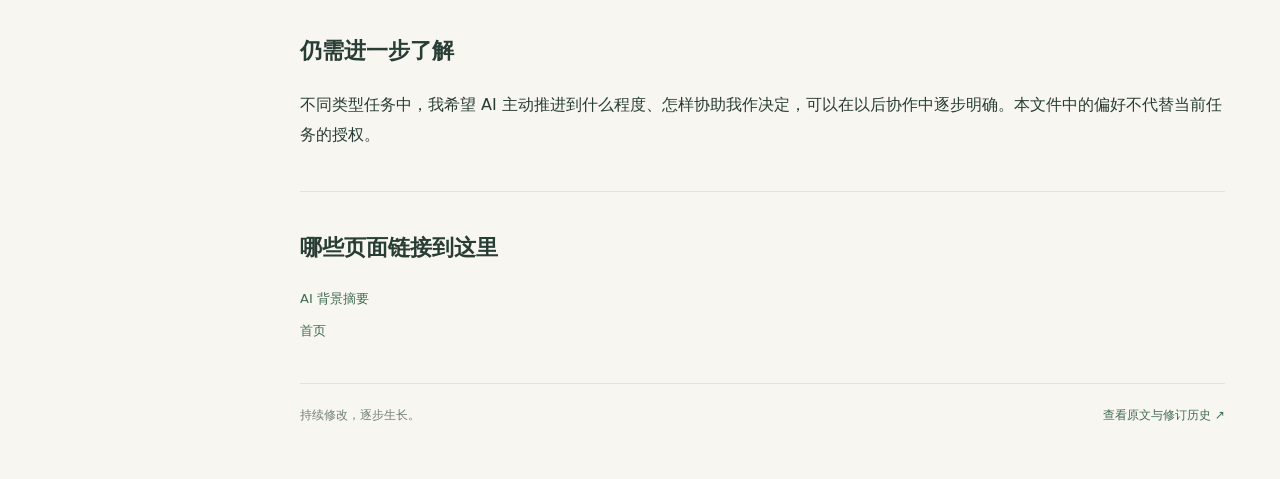
<file: docs/WORK_WITH_ME.html>
<!doctype html><html lang="zh-CN"><head><meta charset="utf-8"><meta name="viewport" content="width=device-width,initial-scale=1"><meta name="description" content="王鑫烨的公开个人档案、学习与思考"><title>协作偏好 · 王鑫烨</title><link rel="stylesheet" href="style.css?v=e12b3b646710"><link rel="alternate" type="application/rss+xml" title="公开记录" href="feed.xml"><script defer src="site.js?v=7ebead932a3c" data-prefix=""></script></head><body><aside><p class="eyebrow">AN OPEN NOTEBOOK</p><a class="brand" href="index.html">王鑫烨<span>理论物理 · AI · 记录</span></a><nav><a href="index.html">首页</a><a href="ABOUT.html">关于我</a><a href="NOW.html">近期状态</a><a href="PROJECTS.html">实践与作品</a><a href="JOURNAL.html">记录与思考</a><a class="active" href="WORK_WITH_ME.html">协作偏好</a><a href="AI_CONTEXT.html">AI 背景摘要</a><a href="notes/2026-10-21-public-profile.html">让个人档案开始积累记录</a><a href="notes/2026-10-15-taishan.html">泰山之旅</a><a href="notes/2026-10-21-baoyan-cv.html">保研简历与本科经历</a></nav><a class="repo" href="https://github.com/HollowKnight-AI/HollowKnight-AI">GitHub ↗</a></aside><main><header><label>搜索公开档案<input id="search" type="search" placeholder="知识、文章、项目…"></label><a href="feed.xml">RSS ↗</a></header><div id="results" aria-live="polite"></div><article><h1 id="_1">与我协作</h1>
<blockquote>
<p>根据本人在不同聊天场景中的明确表达整理。具体要求保留适用范围，未来可以继续修改。</p>
</blockquote>
<h2 id="_2">表达与解释</h2>
<p>我喜欢直接、自然、清楚的表达。在日常文案里，我说过“口语化一点，别太人机”；在科研中文说明里，也要求过“记住要说人话，别太人机”。</p>
<p>讨论新领域时，我希望先知道学习框架和具体路径；详细程度可以根据当前问题调整。不要把某一次“越详细越好”当成所有场景的固定要求。</p>
<h2 id="_3">科研协作</h2>
<ul>
<li>讲清楚物理问题、研究思路，以及计算结果说明了什么。数学推导和计算应服务于理解物理。</li>
<li>准备给老师看的材料时，要让收件人不依赖聊天过程，也能知道研究思路和完成内容。</li>
<li>内容要充实，也要控制篇幅，兼顾排版和可读性。</li>
</ul>
<h2 id="_4">文档与工具</h2>
<p>我经常把信息整理成 PDF 分享给别人，希望成品有审美，呈现得学术、精致。制作演示材料时，也会关注呈现效果。</p>
<p>我希望有效的学习方法能够保存成可反复调用的 skill，并在不同 AI 工具之间复用。已有插件能完成需求时，请先利用现有能力。</p>
<h2 id="2026-10-21">记录方式（2026-10-21 本人明确）</h2>
<p>我不打算自己写记录，希望由 AI 根据我讲的事情和提供的材料来整理、保存与维护索引。内容不限于学术，也包括生活、经历、想法和感受。</p>
<p>没有明确公开意图的个人记录先放本人指定的私密空间。不能把“帮我记一下”理解为公开许可，也不能把私密原文、内部入口或摘要同步到公开档案。</p>
<p>不要把填写模板、排版和维护目录交回给我。事实不够时可以保留未知，只补问会影响准确性的关键问题。</p>
<h2 id="_5">一起完善这个档案</h2>
<p>我希望 AI 先帮我写出具体内容，我再补充事实、调整措辞，把它逐渐改成自己的样子。</p>
<p>我希望档案集中维护在 GitHub 中，方便自己随时修改，也方便在不同 AI 之间复用。</p>
<h2 id="_6">处理这份资料时</h2>
<p>以下是这份档案的维护约定，用来帮助区分事实与草稿：</p>
<ul>
<li>已经由我明确提供的信息，可以作为当前背景。</li>
<li>标有“待补充”的内容，表示尚未提供信息。</li>
<li>AI 对我的推测，应先作为建议提出，等我确认后再写入介绍。</li>
<li>改写可以让表达更自然，但不要添加我没有提供的经历、技能或成就。</li>
<li>需要更新档案时，先给出具体修改稿，方便我核对。</li>
</ul>
<h2 id="_7">仍需进一步了解</h2>
<p>不同类型任务中，我希望 AI 主动推进到什么程度、怎样协助我作决定，可以在以后协作中逐步明确。本文件中的偏好不代替当前任务的授权。</p></article><section class="backlinks"><h2>哪些页面链接到这里</h2><a href="AI_CONTEXT.html">AI 背景摘要</a><a href="index.html">首页</a></section><footer>持续修改，逐步生长。<a href="https://github.com/HollowKnight-AI/HollowKnight-AI/blob/main/WORK_WITH_ME.md">查看原文与修订历史 ↗</a></footer></main></body></html>
</file>
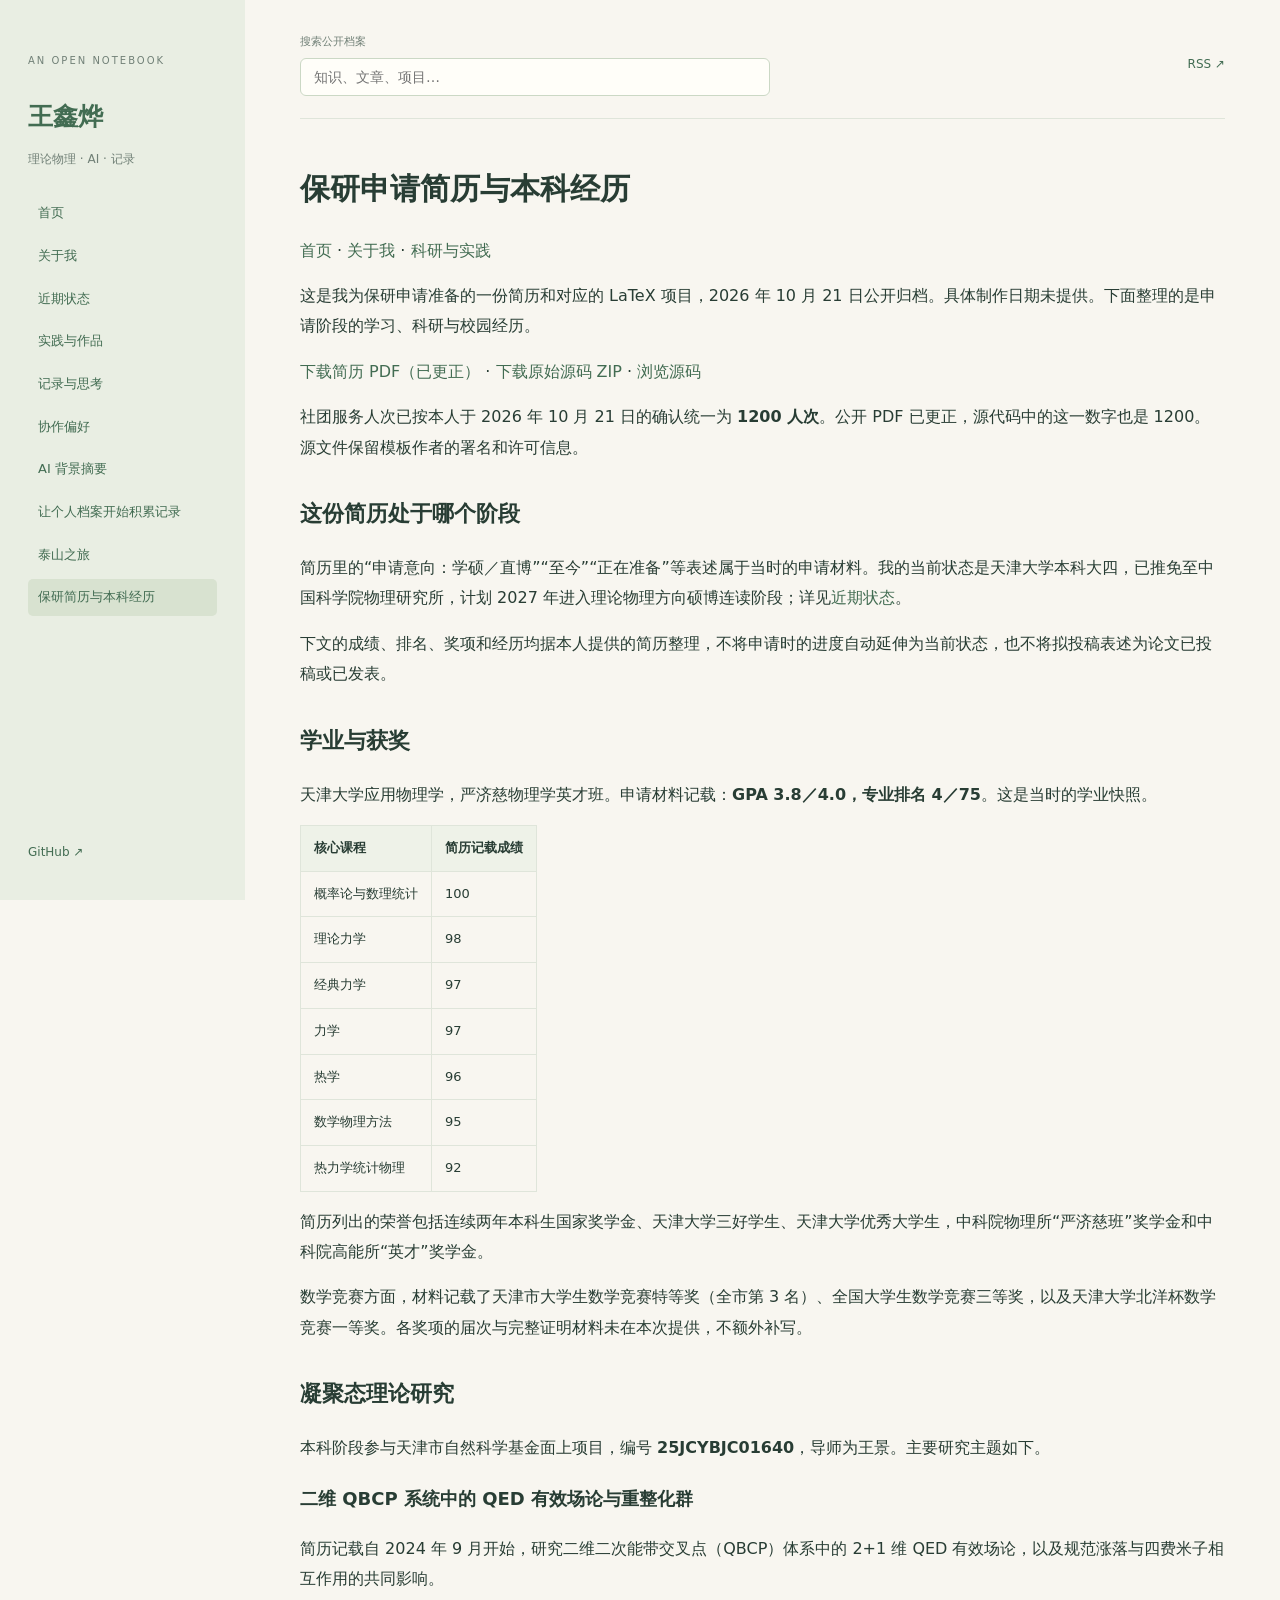
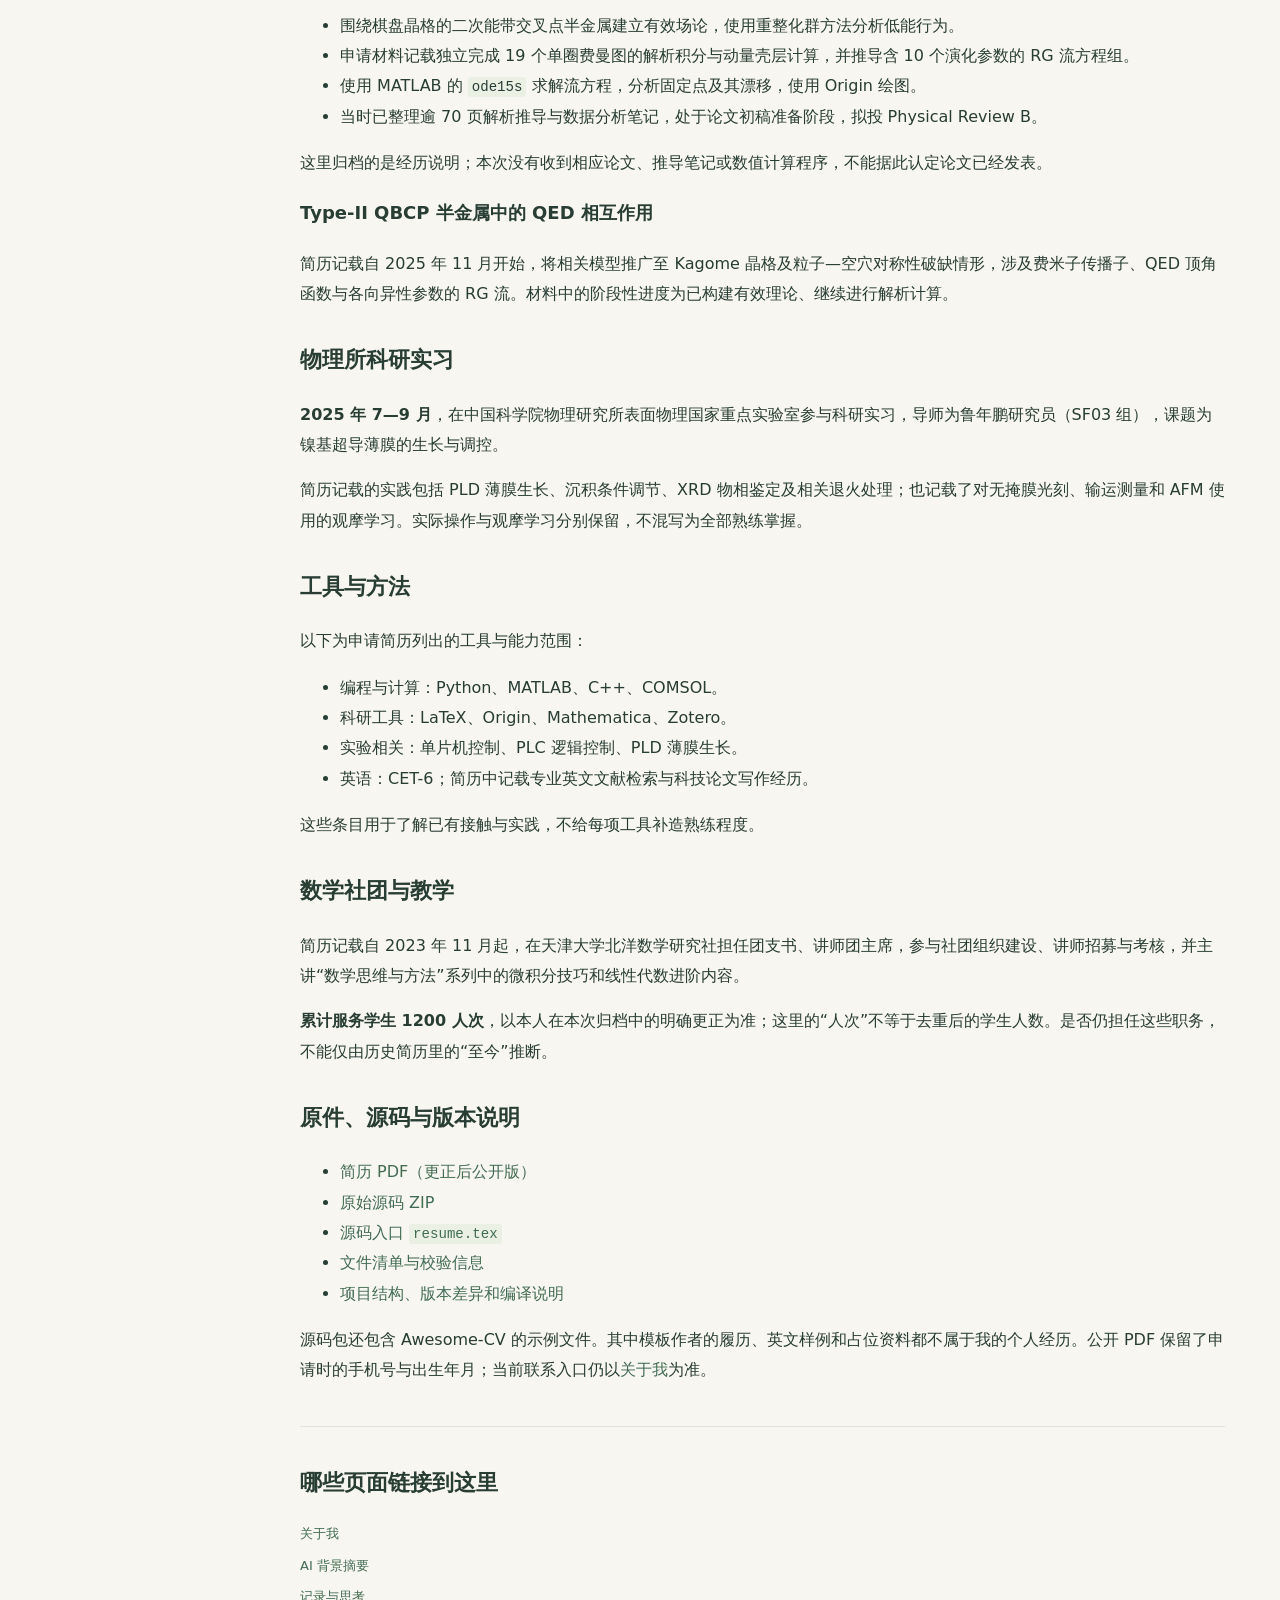
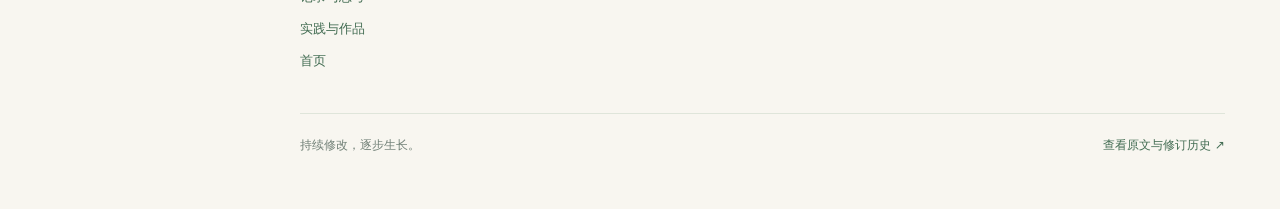
<file: docs/notes/2026-10-21-baoyan-cv.html>
<!doctype html><html lang="zh-CN"><head><meta charset="utf-8"><meta name="viewport" content="width=device-width,initial-scale=1"><meta name="description" content="王鑫烨的公开个人档案、学习与思考"><title>保研简历与本科经历 · 王鑫烨</title><link rel="stylesheet" href="../style.css?v=e12b3b646710"><link rel="alternate" type="application/rss+xml" title="公开记录" href="../feed.xml"><script defer src="../site.js?v=7ebead932a3c" data-prefix="../"></script></head><body><aside><p class="eyebrow">AN OPEN NOTEBOOK</p><a class="brand" href="../index.html">王鑫烨<span>理论物理 · AI · 记录</span></a><nav><a href="../index.html">首页</a><a href="../ABOUT.html">关于我</a><a href="../NOW.html">近期状态</a><a href="../PROJECTS.html">实践与作品</a><a href="../JOURNAL.html">记录与思考</a><a href="../WORK_WITH_ME.html">协作偏好</a><a href="../AI_CONTEXT.html">AI 背景摘要</a><a href="../notes/2026-10-21-public-profile.html">让个人档案开始积累记录</a><a href="../notes/2026-10-15-taishan.html">泰山之旅</a><a class="active" href="../notes/2026-10-21-baoyan-cv.html">保研简历与本科经历</a></nav><a class="repo" href="https://github.com/HollowKnight-AI/HollowKnight-AI">GitHub ↗</a></aside><main><header><label>搜索公开档案<input id="search" type="search" placeholder="知识、文章、项目…"></label><a href="../feed.xml">RSS ↗</a></header><div id="results" aria-live="polite"></div><article><h1 id="_1">保研申请简历与本科经历</h1>
<p><a href="../index.html">首页</a> · <a href="../ABOUT.html">关于我</a> · <a href="../PROJECTS.html">科研与实践</a></p>
<p>这是我为保研申请准备的一份简历和对应的 LaTeX 项目，2026 年 10 月 21 日公开归档。具体制作日期未提供。下面整理的是申请阶段的学习、科研与校园经历。</p>
<p><a href="https://raw.githubusercontent.com/HollowKnight-AI/HollowKnight-AI/main/cv/baoyan-application/resume-public.pdf">下载简历 PDF（已更正）</a> · <a href="https://raw.githubusercontent.com/HollowKnight-AI/HollowKnight-AI/main/cv/baoyan-application/source-original.zip">下载原始源码 ZIP</a> · <a href="https://github.com/HollowKnight-AI/HollowKnight-AI/tree/main/cv/baoyan-application/source">浏览源码</a></p>
<p>社团服务人次已按本人于 2026 年 10 月 21 日的确认统一为 <strong>1200 人次</strong>。公开 PDF 已更正，源代码中的这一数字也是 1200。源文件保留模板作者的署名和许可信息。</p>
<h2 id="_2">这份简历处于哪个阶段</h2>
<p>简历里的“申请意向：学硕／直博”“至今”“正在准备”等表述属于当时的申请材料。我的当前状态是天津大学本科大四，已推免至中国科学院物理研究所，计划 2027 年进入理论物理方向硕博连读阶段；详见<a href="../NOW.html">近期状态</a>。</p>
<p>下文的成绩、排名、奖项和经历均据本人提供的简历整理，不将申请时的进度自动延伸为当前状态，也不将拟投稿表述为论文已投稿或已发表。</p>
<h2 id="_3">学业与获奖</h2>
<p>天津大学应用物理学，严济慈物理学英才班。申请材料记载：<strong>GPA 3.8／4.0，专业排名 4／75</strong>。这是当时的学业快照。</p>
<table>
<thead>
<tr>
<th>核心课程</th>
<th>简历记载成绩</th>
</tr>
</thead>
<tbody>
<tr>
<td>概率论与数理统计</td>
<td>100</td>
</tr>
<tr>
<td>理论力学</td>
<td>98</td>
</tr>
<tr>
<td>经典力学</td>
<td>97</td>
</tr>
<tr>
<td>力学</td>
<td>97</td>
</tr>
<tr>
<td>热学</td>
<td>96</td>
</tr>
<tr>
<td>数学物理方法</td>
<td>95</td>
</tr>
<tr>
<td>热力学统计物理</td>
<td>92</td>
</tr>
</tbody>
</table>
<p>简历列出的荣誉包括连续两年本科生国家奖学金、天津大学三好学生、天津大学优秀大学生，中科院物理所“严济慈班”奖学金和中科院高能所“英才”奖学金。</p>
<p>数学竞赛方面，材料记载了天津市大学生数学竞赛特等奖（全市第 3 名）、全国大学生数学竞赛三等奖，以及天津大学北洋杯数学竞赛一等奖。各奖项的届次与完整证明材料未在本次提供，不额外补写。</p>
<h2 id="_4">凝聚态理论研究</h2>
<p>本科阶段参与天津市自然科学基金面上项目，编号 <strong>25JCYBJC01640</strong>，导师为王景。主要研究主题如下。</p>
<h3 id="qbcp-qed">二维 QBCP 系统中的 QED 有效场论与重整化群</h3>
<p>简历记载自 2024 年 9 月开始，研究二维二次能带交叉点（QBCP）体系中的 2+1 维 QED 有效场论，以及规范涨落与四费米子相互作用的共同影响。</p>
<ul>
<li>围绕棋盘晶格的二次能带交叉点半金属建立有效场论，使用重整化群方法分析低能行为。</li>
<li>申请材料记载独立完成 19 个单圈费曼图的解析积分与动量壳层计算，并推导含 10 个演化参数的 RG 流方程组。</li>
<li>使用 MATLAB 的 <code>ode15s</code> 求解流方程，分析固定点及其漂移，使用 Origin 绘图。</li>
<li>当时已整理逾 70 页解析推导与数据分析笔记，处于论文初稿准备阶段，拟投 Physical Review B。</li>
</ul>
<p>这里归档的是经历说明；本次没有收到相应论文、推导笔记或数值计算程序，不能据此认定论文已经发表。</p>
<h3 id="type-ii-qbcp-qed">Type-II QBCP 半金属中的 QED 相互作用</h3>
<p>简历记载自 2025 年 11 月开始，将相关模型推广至 Kagome 晶格及粒子—空穴对称性破缺情形，涉及费米子传播子、QED 顶角函数与各向异性参数的 RG 流。材料中的阶段性进度为已构建有效理论、继续进行解析计算。</p>
<h2 id="_5">物理所科研实习</h2>
<p><strong>2025 年 7—9 月</strong>，在中国科学院物理研究所表面物理国家重点实验室参与科研实习，导师为鲁年鹏研究员（SF03 组），课题为镍基超导薄膜的生长与调控。</p>
<p>简历记载的实践包括 PLD 薄膜生长、沉积条件调节、XRD 物相鉴定及相关退火处理；也记载了对无掩膜光刻、输运测量和 AFM 使用的观摩学习。实际操作与观摩学习分别保留，不混写为全部熟练掌握。</p>
<h2 id="_6">工具与方法</h2>
<p>以下为申请简历列出的工具与能力范围：</p>
<ul>
<li>编程与计算：Python、MATLAB、C++、COMSOL。</li>
<li>科研工具：LaTeX、Origin、Mathematica、Zotero。</li>
<li>实验相关：单片机控制、PLC 逻辑控制、PLD 薄膜生长。</li>
<li>英语：CET-6；简历中记载专业英文文献检索与科技论文写作经历。</li>
</ul>
<p>这些条目用于了解已有接触与实践，不给每项工具补造熟练程度。</p>
<h2 id="_7">数学社团与教学</h2>
<p>简历记载自 2023 年 11 月起，在天津大学北洋数学研究社担任团支书、讲师团主席，参与社团组织建设、讲师招募与考核，并主讲“数学思维与方法”系列中的微积分技巧和线性代数进阶内容。</p>
<p><strong>累计服务学生 1200 人次</strong>，以本人在本次归档中的明确更正为准；这里的“人次”不等于去重后的学生人数。是否仍担任这些职务，不能仅由历史简历里的“至今”推断。</p>
<h2 id="_8">原件、源码与版本说明</h2>
<ul>
<li><a href="https://raw.githubusercontent.com/HollowKnight-AI/HollowKnight-AI/main/cv/baoyan-application/resume-public.pdf">简历 PDF（更正后公开版）</a></li>
<li><a href="https://raw.githubusercontent.com/HollowKnight-AI/HollowKnight-AI/main/cv/baoyan-application/source-original.zip">原始源码 ZIP</a></li>
<li><a href="https://github.com/HollowKnight-AI/HollowKnight-AI/blob/main/cv/baoyan-application/source/resume.tex">源码入口 <code>resume.tex</code></a></li>
<li><a href="https://github.com/HollowKnight-AI/HollowKnight-AI/blob/main/cv/baoyan-application/manifest.json">文件清单与校验信息</a></li>
<li><a href="https://github.com/HollowKnight-AI/HollowKnight-AI/blob/main/cv/baoyan-application/README.md">项目结构、版本差异和编译说明</a></li>
</ul>
<p>源码包还包含 Awesome-CV 的示例文件。其中模板作者的履历、英文样例和占位资料都不属于我的个人经历。公开 PDF 保留了申请时的手机号与出生年月；当前联系入口仍以<a href="../ABOUT.html">关于我</a>为准。</p></article><section class="backlinks"><h2>哪些页面链接到这里</h2><a href="../ABOUT.html">关于我</a><a href="../AI_CONTEXT.html">AI 背景摘要</a><a href="../JOURNAL.html">记录与思考</a><a href="../PROJECTS.html">实践与作品</a><a href="../index.html">首页</a></section><footer>持续修改，逐步生长。<a href="https://github.com/HollowKnight-AI/HollowKnight-AI/blob/main/notes/2026-10-21-baoyan-cv.md">查看原文与修订历史 ↗</a></footer></main></body></html>
</file>
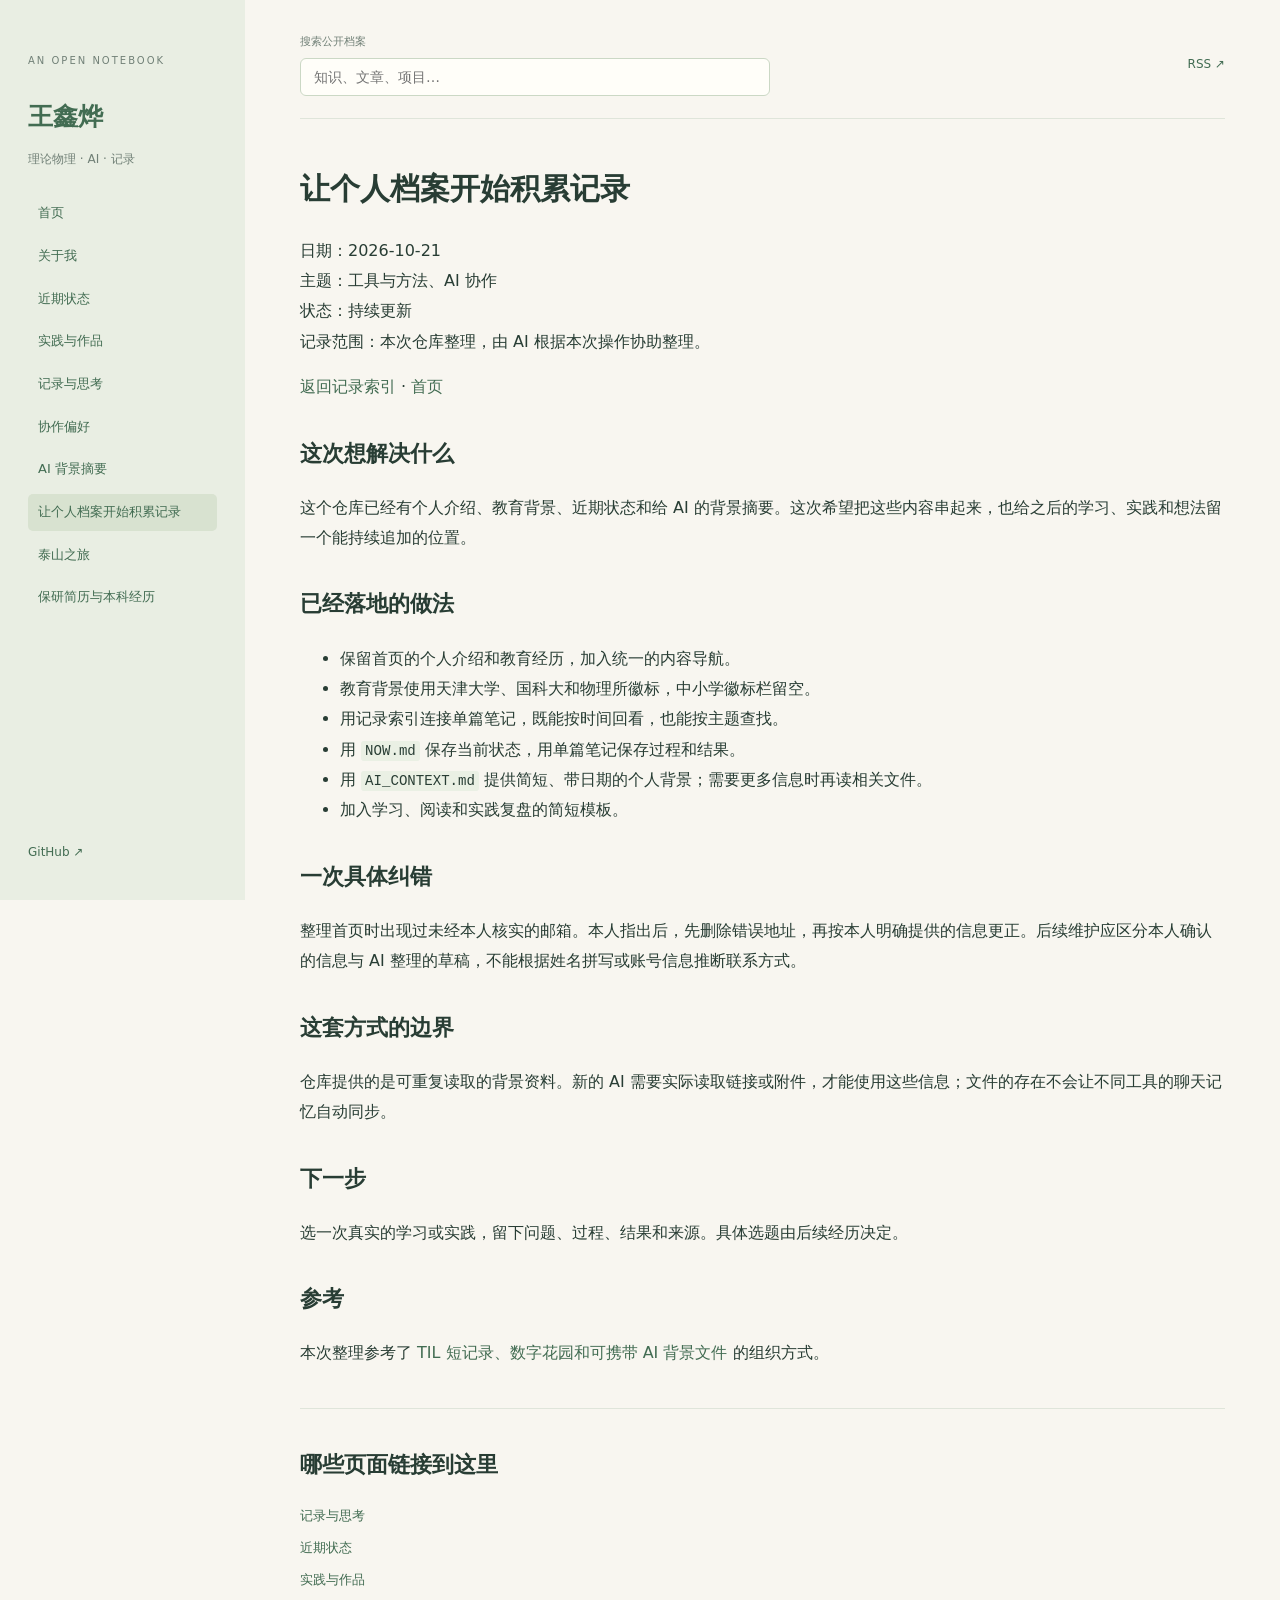
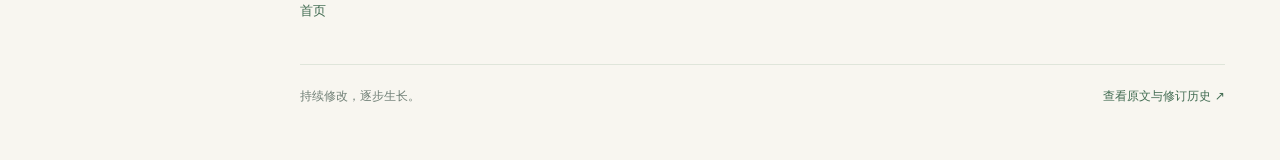
<file: docs/notes/2026-10-21-public-profile.html>
<!doctype html><html lang="zh-CN"><head><meta charset="utf-8"><meta name="viewport" content="width=device-width,initial-scale=1"><meta name="description" content="王鑫烨的公开个人档案、学习与思考"><title>让个人档案开始积累记录 · 王鑫烨</title><link rel="stylesheet" href="../style.css?v=e12b3b646710"><link rel="alternate" type="application/rss+xml" title="公开记录" href="../feed.xml"><script defer src="../site.js?v=7ebead932a3c" data-prefix="../"></script></head><body><aside><p class="eyebrow">AN OPEN NOTEBOOK</p><a class="brand" href="../index.html">王鑫烨<span>理论物理 · AI · 记录</span></a><nav><a href="../index.html">首页</a><a href="../ABOUT.html">关于我</a><a href="../NOW.html">近期状态</a><a href="../PROJECTS.html">实践与作品</a><a href="../JOURNAL.html">记录与思考</a><a href="../WORK_WITH_ME.html">协作偏好</a><a href="../AI_CONTEXT.html">AI 背景摘要</a><a class="active" href="../notes/2026-10-21-public-profile.html">让个人档案开始积累记录</a><a href="../notes/2026-10-15-taishan.html">泰山之旅</a><a href="../notes/2026-10-21-baoyan-cv.html">保研简历与本科经历</a></nav><a class="repo" href="https://github.com/HollowKnight-AI/HollowKnight-AI">GitHub ↗</a></aside><main><header><label>搜索公开档案<input id="search" type="search" placeholder="知识、文章、项目…"></label><a href="../feed.xml">RSS ↗</a></header><div id="results" aria-live="polite"></div><article><h1 id="_1">让个人档案开始积累记录</h1>
<p>日期：2026-10-21<br />
主题：工具与方法、AI 协作<br />
状态：持续更新<br />
记录范围：本次仓库整理，由 AI 根据本次操作协助整理。</p>
<p><a href="../JOURNAL.html">返回记录索引</a> · <a href="../index.html">首页</a></p>
<h2 id="_2">这次想解决什么</h2>
<p>这个仓库已经有个人介绍、教育背景、近期状态和给 AI 的背景摘要。这次希望把这些内容串起来，也给之后的学习、实践和想法留一个能持续追加的位置。</p>
<h2 id="_3">已经落地的做法</h2>
<ul>
<li>保留首页的个人介绍和教育经历，加入统一的内容导航。</li>
<li>教育背景使用天津大学、国科大和物理所徽标，中小学徽标栏留空。</li>
<li>用记录索引连接单篇笔记，既能按时间回看，也能按主题查找。</li>
<li>用 <code>NOW.md</code> 保存当前状态，用单篇笔记保存过程和结果。</li>
<li>用 <code>AI_CONTEXT.md</code> 提供简短、带日期的个人背景；需要更多信息时再读相关文件。</li>
<li>加入学习、阅读和实践复盘的简短模板。</li>
</ul>
<h2 id="_4">一次具体纠错</h2>
<p>整理首页时出现过未经本人核实的邮箱。本人指出后，先删除错误地址，再按本人明确提供的信息更正。后续维护应区分本人确认的信息与 AI 整理的草稿，不能根据姓名拼写或账号信息推断联系方式。</p>
<h2 id="_5">这套方式的边界</h2>
<p>仓库提供的是可重复读取的背景资料。新的 AI 需要实际读取链接或附件，才能使用这些信息；文件的存在不会让不同工具的聊天记忆自动同步。</p>
<h2 id="_6">下一步</h2>
<p>选一次真实的学习或实践，留下问题、过程、结果和来源。具体选题由后续经历决定。</p>
<h2 id="_7">参考</h2>
<p>本次整理参考了 <a href="https://github.com/HollowKnight-AI/HollowKnight-AI/blob/main/GUIDE.md#参考了哪些项目">TIL 短记录、数字花园和可携带 AI 背景文件</a> 的组织方式。</p></article><section class="backlinks"><h2>哪些页面链接到这里</h2><a href="../JOURNAL.html">记录与思考</a><a href="../NOW.html">近期状态</a><a href="../PROJECTS.html">实践与作品</a><a href="../index.html">首页</a></section><footer>持续修改，逐步生长。<a href="https://github.com/HollowKnight-AI/HollowKnight-AI/blob/main/notes/2026-10-21-public-profile.md">查看原文与修订历史 ↗</a></footer></main></body></html>
</file>
<file: docs/style.css>
:root{color-scheme:light;--bg:#f8f6f0;--paper:#fffef9;--ink:#283d34;--muted:#718077;--line:#dfe5da;--green:#426c52}*{box-sizing:border-box}body{margin:0;background:var(--bg);color:var(--ink);font:16px/1.9 system-ui,"Microsoft YaHei",sans-serif}aside{position:fixed;inset:0 auto 0 0;width:245px;padding:36px 28px;background:#e9eee3;display:flex;flex-direction:column}.eyebrow{font-size:10px;letter-spacing:2px;color:var(--muted)}a{color:var(--green);text-decoration:none}a:hover{text-decoration:underline}.brand{font-size:25px;font-weight:600;margin:8px 0 25px}.brand span{display:block;font-size:12px;font-weight:400;color:var(--muted);margin-top:7px}nav{display:grid;gap:6px}nav a{padding:6px 10px;border-radius:5px;font-size:13px}nav a.active{background:#d8e2d0}.repo{margin-top:auto;font-size:12px}main{margin-left:245px;max-width:1280px;padding:32px 55px}header{display:flex;gap:24px;align-items:center;justify-content:space-between;border-bottom:1px solid var(--line);padding-bottom:22px}header label{font-size:11px;color:var(--muted);display:grid;gap:5px;width:min(470px,90%)}input{background:var(--paper);border:1px solid #cbd8c5;border-radius:6px;padding:10px 13px;font:14px system-ui}header>a{font-size:12px}article{padding-top:22px;overflow-wrap:anywhere}h1{font-size:30px;line-height:1.5}h2{font-size:22px;margin-top:30px}h3{font-size:18px}p{margin:15px 0}table{border-collapse:collapse;width:100%;font-size:13px;display:block;overflow:auto}th,td{border:1px solid var(--line);padding:10px 13px;min-width:90px}th{background:#eef2e8;text-align:left}img{max-width:100%;height:auto}pre{background:#eaf0e4;padding:18px;border-radius:7px;overflow:auto}code{background:#eaf0e4;border-radius:3px;font-size:.88em;padding:2px 4px}blockquote{border-left:3px solid #b4c3a6;color:#5c7063;margin-left:0;padding:2px 20px}.backlinks,.connections{border-top:1px solid var(--line);margin-top:40px;padding-top:5px}.backlinks a{display:block;font-size:13px;margin:7px 0}.backlinks p,footer{font-size:12px;color:var(--muted)}footer{margin-top:40px;border-top:1px solid var(--line);padding:20px 0;display:flex;justify-content:space-between;gap:20px}#results{display:grid;gap:8px}#results a{display:block;background:var(--paper);border:1px solid var(--line);border-radius:6px;padding:12px 15px;margin-top:10px}#results small{display:block;font-size:12px;color:var(--muted)}#graph svg{width:100%;height:340px}#graph line{stroke:#b9cdb0;stroke-width:1.5}#graph circle{fill:#577c5c;stroke:#fff;stroke-width:3}#graph text{font:11px system-ui;fill:var(--ink)}:focus-visible{outline:2px solid #a7834c;outline-offset:3px}@media(max-width:800px){aside{position:static;width:auto;padding:20px}.brand{margin:2px 0 12px}.eyebrow,.repo{display:none}nav{display:flex;overflow:auto;gap:8px}nav a{white-space:nowrap;padding:5px}main{margin:0;padding:20px}h1{font-size:25px}h2{font-size:20px}footer{display:block}footer a{display:block}#graph svg{height:280px}}

.travel-dates{display:flex;flex-wrap:wrap;gap:8px 20px;font-size:12px;color:var(--muted);margin:0 0 24px}.travel-gallery{display:grid;grid-template-columns:repeat(2,minmax(0,1fr));gap:22px;margin:20px 0 32px}.travel-gallery figure{margin:0;background:var(--paper);border:1px solid var(--line);border-radius:9px;overflow:hidden;min-width:0}.travel-gallery figure a{display:flex;align-items:center;justify-content:center;background:#edf0e7;height:340px;padding:8px}.travel-gallery img{display:block;max-width:100%;max-height:100%;width:auto;height:auto;object-fit:contain}.travel-gallery figcaption{font-size:12px;color:var(--muted);padding:10px 14px;line-height:1.6}.travel-note{font-size:12px;color:var(--muted)}details{margin:20px 0}summary{cursor:pointer;color:var(--green)}@media(max-width:600px){.travel-gallery{grid-template-columns:1fr;gap:16px}.travel-gallery figure a{height:380px}.travel-dates{display:grid;gap:3px}}
</file>
